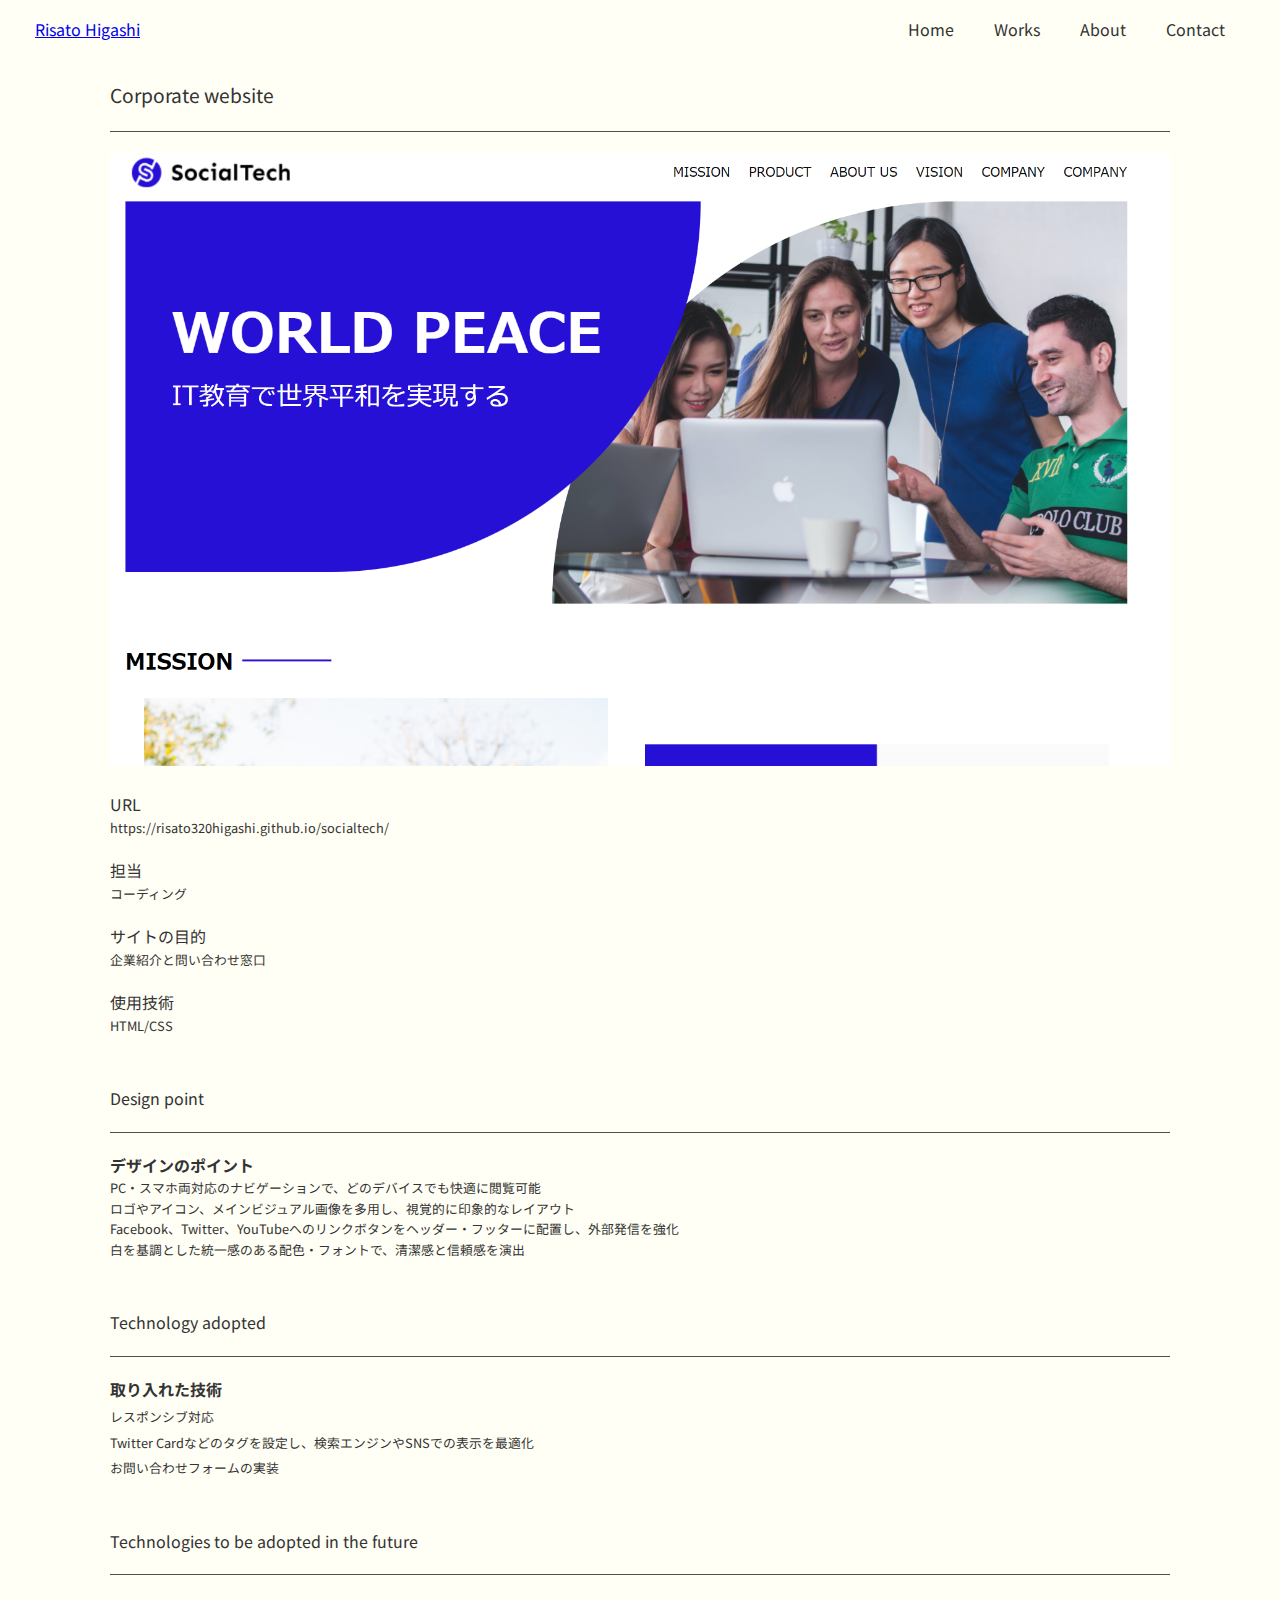
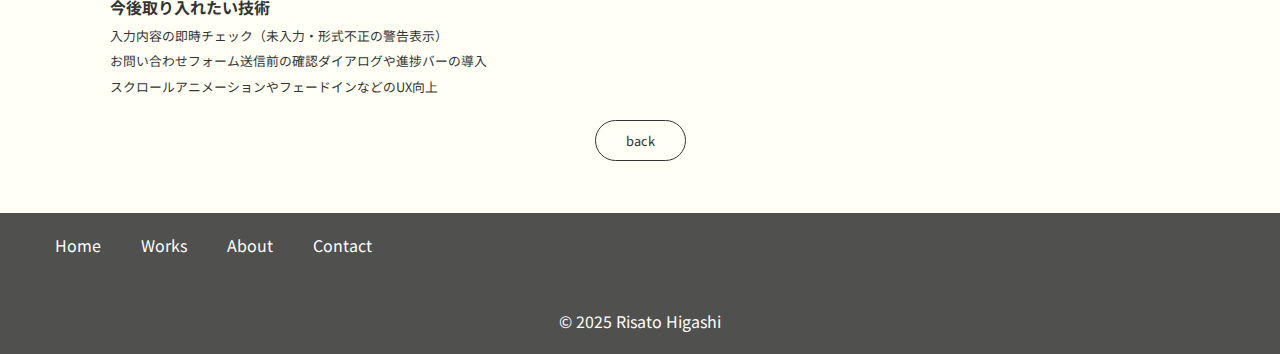
<file: works-1.html>
<!DOCTYPE html>
<html>
<head>
    <title>My Portfolio</title>
    <meta charset="UTF-8">
    <meta name="description" content="Welcome to my portfolio. Here you can find my projects and skills.">
    <meta name="viewport" content="width=device-width, initial-scale=1.0">
    <link rel="stylesheet" href="css/ress.css">
    <link rel="stylesheet" href="css/style.css">
    <link rel="preconnect" href="https://fonts.googleapis.com">
    <link rel="preconnect" href="https://fonts.gstatic.com" crossorigin>
    <link href="https://fonts.googleapis.com/css2?family=Gravitas+One&family=Josefin+Sans&family=Jost:ital,wght@0,100..900;1,100..900&family=Noto+Sans+JP&family=Noto+Sans:ital,wght@0,100..900;1,100..900&family=Playfair+Display:ital,wght@0,400..900;1,400..900&family=Roboto:ital,wght@0,100..900;1,100..900&family=Zen+Old+Mincho&display=swap" rel="stylesheet">
    <link rel="preconnect" href="https://fonts.googleapis.com">
    <link rel="preconnect" href="https://fonts.gstatic.com" crossorigin>
    <link href="https://fonts.googleapis.com/css2?family=Bodoni+Moda+SC:ital,opsz,wght@0,6..96,400..900;1,6..96,400..900&family=Bodoni+Moda:ital,opsz,wght@0,6..96,400..900;1,6..96,400..900&family=Gravitas+One&family=Josefin+Sans&family=Jost:ital,wght@0,100..900;1,100..900&family=Noto+Sans+JP&family=Noto+Sans:ital,wght@0,100..900;1,100..900&family=Playfair+Display:ital,wght@0,400..900;1,400..900&family=Roboto:ital,wght@0,100..900;1,100..900&family=Zen+Old+Mincho&display=swap" rel="stylesheet">
    <link rel="stylesheet" href="https://fonts.googleapis.com/css2?family=Material+Symbols+Outlined:opsz,wght,FILL,GRAD@20..48,100..700,0..1,-50..200&icon_names=mail" />
    <link rel="preconnect" href="https://fonts.googleapis.com">
    <link rel="preconnect" href="https://fonts.gstatic.com" crossorigin>
    <link href="https://fonts.googleapis.com/css2?family=Bodoni+Moda+SC:ital,opsz,wght@0,6..96,400..900;1,6..96,400..900&family=Bodoni+Moda:ital,opsz,wght@0,6..96,400..900;1,6..96,400..900&family=Gravitas+One&family=Josefin+Sans&family=Jost:ital,wght@0,100..900;1,100..900&family=Noto+Sans+JP&family=Noto+Sans:ital,wght@0,100..900;1,100..900&family=Playfair+Display+SC:ital,wght@0,400;0,700;0,900;1,400;1,700;1,900&family=Playfair+Display:ital,wght@0,400..900;1,400..900&family=Roboto:ital,wght@0,100..900;1,100..900&family=Zen+Old+Mincho&display=swap" rel="stylesheet">
</head>

<body>
  <header>
      <a href="index.html"><h1>Risato Higashi</h1></a>
      <div class="header-menu">
        <nav>
            <ul>
                <li><a href="index.html">Home</a></li>
                <li><a href="works.html">Works</a></li>
                <li><a href="about.html">About</a></li>
                <li><a href="index.html#contact">Contact</a></li>
            </ul>
        </nav>
      </div>
      <div id="hamburger" class="hamburger">
          <span class="bar"></span>
          <span class="bar"></span>
          <span class="bar"></span>
      </div>
      <nav id="nav-menu" class="nav-menu">
          <ul>
              <li><a href="index.html"><p>Home</p><span class="divider"></span></a></li>
              <li><a href="works.html">Works<span class="divider"></span></a></li>
              <li><a href="about.html">About<span class="divider"></span></a></li>
              <li><a href="index.html#contact">Contact<span class="divider"></span></a></li>
          </ul>
      </nav>
  </header>

    <main class="wrapper">
      <div class="article-body">
      <h1>Corporate website</h1>
        <p>
          <img src="img/work1.png" alt="コーポレイトサイトの画像">
        </p>
        <h3>URL</h3>
        <p><a href="https://risato320higashi.github.io/socialtech/" rel="noopener">https://risato320higashi.github.io/socialtech/</a></p>
        <h3>担当</h3>
        <p>コーディング</p>
        <h3>サイトの目的</h3>
        <p>企業紹介と問い合わせ窓口</p>
        <h3>使用技術</h3>
        <p>HTML/CSS</p>
        <h3 class="article-title">Design point</h3>
        <h4 class="works-detail">デザインのポイント</h4>
        <p>
          PC・スマホ両対応のナビゲーションで、どのデバイスでも快適に閲覧可能
        </p>
        <p>
          ロゴやアイコン、メインビジュアル画像を多用し、視覚的に印象的なレイアウト
        </p>
        <p>
          Facebook、Twitter、YouTubeへのリンクボタンをヘッダー・フッターに配置し、外部発信を強化
        </p>
        <p>
          白を基調とした統一感のある配色・フォントで、清潔感と信頼感を演出
        </p>
        <h3 class="article-title">Technology adopted</h3>
        <h4 class="works-detail">取り入れた技術</h4>
        <ul>
          <li>レスポンシブ対応</li>
          <li>Twitter Cardなどのタグを設定し、検索エンジンやSNSでの表示を最適化</li>
          <li>お問い合わせフォームの実装</li>
        </ul>
        <h3 class="article-title">Technologies to be adopted in the future</h3>
        <h4 class="works-detail">今後取り入れたい技術</h4>
        <ul>
          <li>入力内容の即時チェック（未入力・形式不正の警告表示）</li>
          <li>お問い合わせフォーム送信前の確認ダイアログや進捗バーの導入</li>
          <li>スクロールアニメーションやフェードインなどのUX向上</li>
        </ul>
     </div>
      <div class="button" id="back-button">
        <button>
        <a href="works.html">back</a>
        </button>
      </div>
    </main>

    <footer>
        <nav>
          <ul>
              <li><a href="index.html">Home</a></li>
              <li><a href="works.html">Works</a></li>
              <li><a href="about.html">About</a></li>
              <li><a href="index.html#contact">Contact</a></li>
          </ul>
        </nav>
        <p>&copy; 2025 Risato Higashi</p>
    </footer>
    <!-- body直前でjQueryと自作のJSファイルの読み込み  -->
    <script src="https://ajax.googleapis.com/ajax/libs/jquery/3.7.0/jquery.min.js"></script>
    <script src="js/script.js"></script>
</body>
</html>
</file>
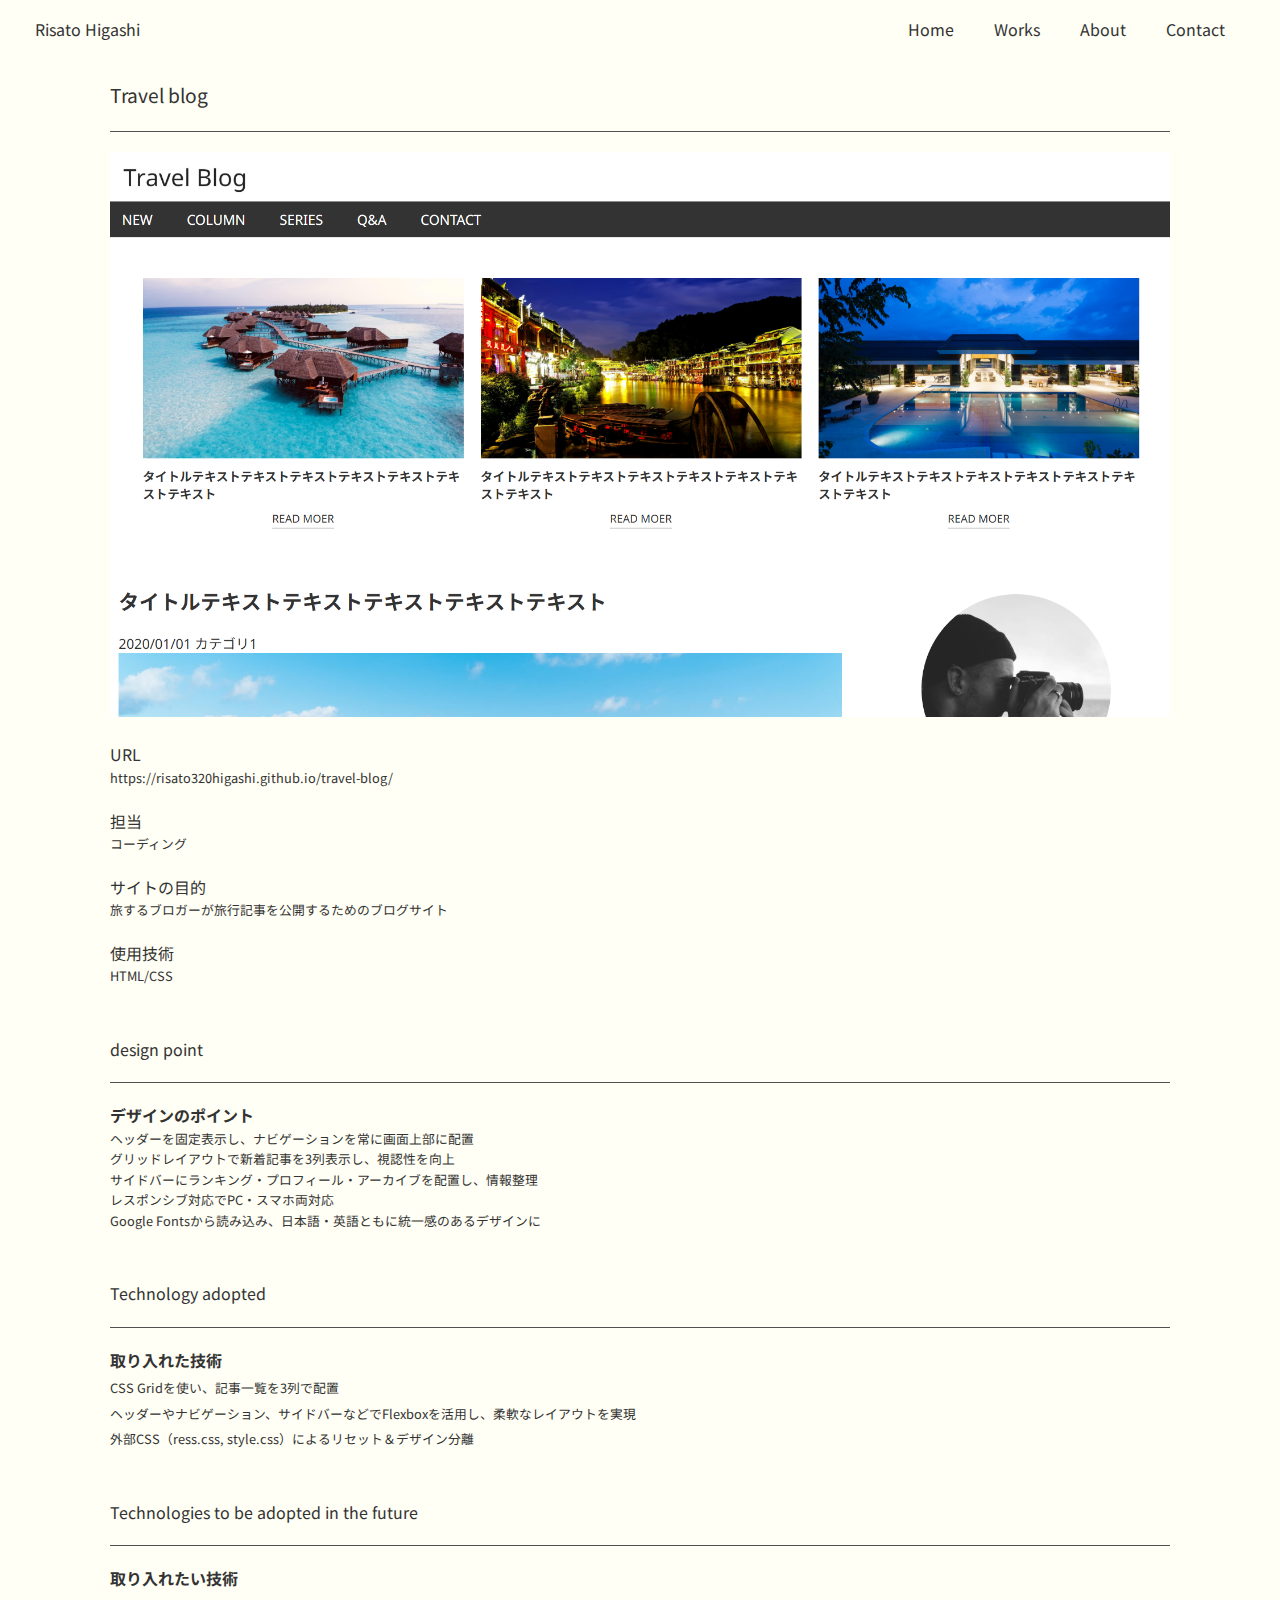
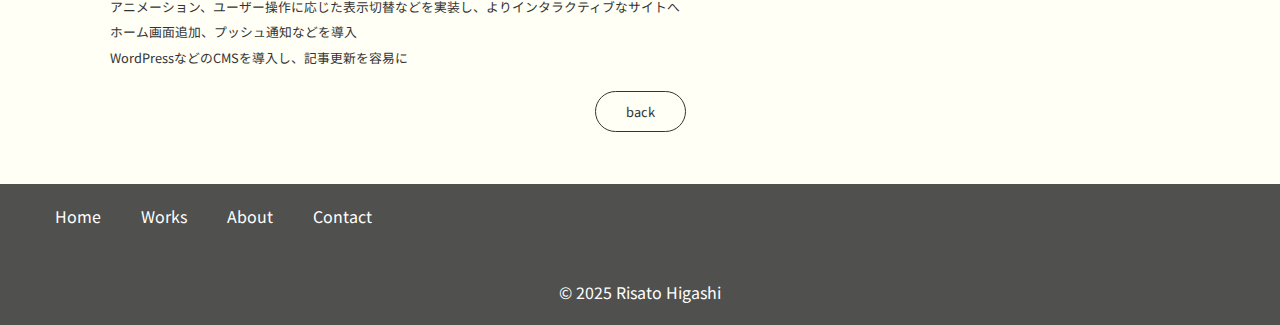
<file: works-2.html>
<!DOCTYPE html>
<html>
<head>
    <title>My Portfolio</title>
    <meta charset="UTF-8">
    <meta name="description" content="Welcome to my portfolio. Here you can find my projects and skills.">
    <meta name="viewport" content="width=device-width, initial-scale=1.0">
    <link rel="stylesheet" href="css/ress.css">
    <link rel="stylesheet" href="css/style.css">
    <link rel="preconnect" href="https://fonts.googleapis.com">
    <link rel="preconnect" href="https://fonts.gstatic.com" crossorigin>
    <link href="https://fonts.googleapis.com/css2?family=Gravitas+One&family=Josefin+Sans&family=Jost:ital,wght@0,100..900;1,100..900&family=Noto+Sans+JP&family=Noto+Sans:ital,wght@0,100..900;1,100..900&family=Playfair+Display:ital,wght@0,400..900;1,400..900&family=Roboto:ital,wght@0,100..900;1,100..900&family=Zen+Old+Mincho&display=swap" rel="stylesheet">
    <link rel="preconnect" href="https://fonts.googleapis.com">
    <link rel="preconnect" href="https://fonts.gstatic.com" crossorigin>
    <link href="https://fonts.googleapis.com/css2?family=Bodoni+Moda+SC:ital,opsz,wght@0,6..96,400..900;1,6..96,400..900&family=Bodoni+Moda:ital,opsz,wght@0,6..96,400..900;1,6..96,400..900&family=Gravitas+One&family=Josefin+Sans&family=Jost:ital,wght@0,100..900;1,100..900&family=Noto+Sans+JP&family=Noto+Sans:ital,wght@0,100..900;1,100..900&family=Playfair+Display:ital,wght@0,400..900;1,400..900&family=Roboto:ital,wght@0,100..900;1,100..900&family=Zen+Old+Mincho&display=swap" rel="stylesheet">
    <link rel="stylesheet" href="https://fonts.googleapis.com/css2?family=Material+Symbols+Outlined:opsz,wght,FILL,GRAD@20..48,100..700,0..1,-50..200&icon_names=mail" />
    <link rel="preconnect" href="https://fonts.googleapis.com">
    <link rel="preconnect" href="https://fonts.gstatic.com" crossorigin>
    <link href="https://fonts.googleapis.com/css2?family=Bodoni+Moda+SC:ital,opsz,wght@0,6..96,400..900;1,6..96,400..900&family=Bodoni+Moda:ital,opsz,wght@0,6..96,400..900;1,6..96,400..900&family=Gravitas+One&family=Josefin+Sans&family=Jost:ital,wght@0,100..900;1,100..900&family=Noto+Sans+JP&family=Noto+Sans:ital,wght@0,100..900;1,100..900&family=Playfair+Display+SC:ital,wght@0,400;0,700;0,900;1,400;1,700;1,900&family=Playfair+Display:ital,wght@0,400..900;1,400..900&family=Roboto:ital,wght@0,100..900;1,100..900&family=Zen+Old+Mincho&display=swap" rel="stylesheet">
</head>

<body>
  <header>
      <h1>Risato Higashi</h1>
      <div class="header-menu">
        <nav>
            <ul>
                <li><a href="index.html">Home</a></li>
                <li><a href="works.html">Works</a></li>
                <li><a href="about.html">About</a></li>
                <li><a href="index.html#contact">Contact</a></li>
            </ul>
        </nav>
      </div>
      <div id="hamburger" class="hamburger">
          <span class="bar"></span>
          <span class="bar"></span>
          <span class="bar"></span>
      </div>
      <nav id="nav-menu" class="nav-menu">
          <ul>
              <li><a href="index.html"><p>Home</p><span class="divider"></span></a></li>
              <li><a href="works.html">Works<span class="divider"></span></a></li>
              <li><a href="about.html">About<span class="divider"></span></a></li>
              <li><a href="index.html#contact">Contact<span class="divider"></span></a></li>
          </ul>
      </nav>
  </header>

    <main class="wrapper">
      <div class="article-body">
      <h1>Travel blog</h1>
        <p>
          <img src="img/work2.png" alt="旅行ブログの画像">
        </p>
        <h3>URL</h3>
        <p><a href="https://risato320higashi.github.io/travel-blog/" rel="noopener">https://risato320higashi.github.io/travel-blog/</a></p>
        <h3>担当</h3>
        <p>コーディング</p>
        <h3>サイトの目的</h3>
        <p>旅するブロガーが旅行記事を公開するためのブログサイト</p>
        <h3>使用技術</h3>
        <p>HTML/CSS</p>
        <h3 class="article-title">design point</h3>
        <h4>デザインのポイント</h4>
        <p>
          ヘッダーを固定表示し、ナビゲーションを常に画面上部に配置
        </p>
        <p>
          グリッドレイアウトで新着記事を3列表示し、視認性を向上
        </p>
        <p>
          サイドバーにランキング・プロフィール・アーカイブを配置し、情報整理
        </p>
        <p>
          レスポンシブ対応でPC・スマホ両対応
        </p>
        <p>
          Google Fontsから読み込み、日本語・英語ともに統一感のあるデザインに
        </p>
        <h3 class="article-title">Technology adopted</h3>
        <h4>取り入れた技術</h4>
        <ul>
          <li>CSS Gridを使い、記事一覧を3列で配置</li>
          <li>ヘッダーやナビゲーション、サイドバーなどでFlexboxを活用し、柔軟なレイアウトを実現</li>
          <li>外部CSS（ress.css, style.css）によるリセット＆デザイン分離</li>
        </ul>
        <h3 class="article-title">Technologies to be adopted in the future</h3>
        <h4>取り入れたい技術</h4>
        <ul>
          <li>アニメーション、ユーザー操作に応じた表示切替などを実装し、よりインタラクティブなサイトへ</li>
          <li>ホーム画面追加、プッシュ通知などを導入</li>
          <li>WordPressなどのCMSを導入し、記事更新を容易に</li>
        </ul>
     </div>
      <div class="button" id="back-button">
        <button>
        <a href="works.html">back</a>
        </button>
      </div>
    </main>

    <footer>
        <nav>
          <ul>
              <li><a href="index.html">Home</a></li>
              <li><a href="works.html">Works</a></li>
              <li><a href="about.html">About</a></li>
              <li><a href="index.html#contact">Contact</a></li>
          </ul>
        </nav>
        <p>&copy; 2025 Risato Higashi</p>
    </footer>
    <!-- body直前でjQueryと自作のJSファイルの読み込み  -->
    <script src="https://ajax.googleapis.com/ajax/libs/jquery/3.7.0/jquery.min.js"></script>
    <script src="js/script.js"></script>
</body>
</html>
</file>
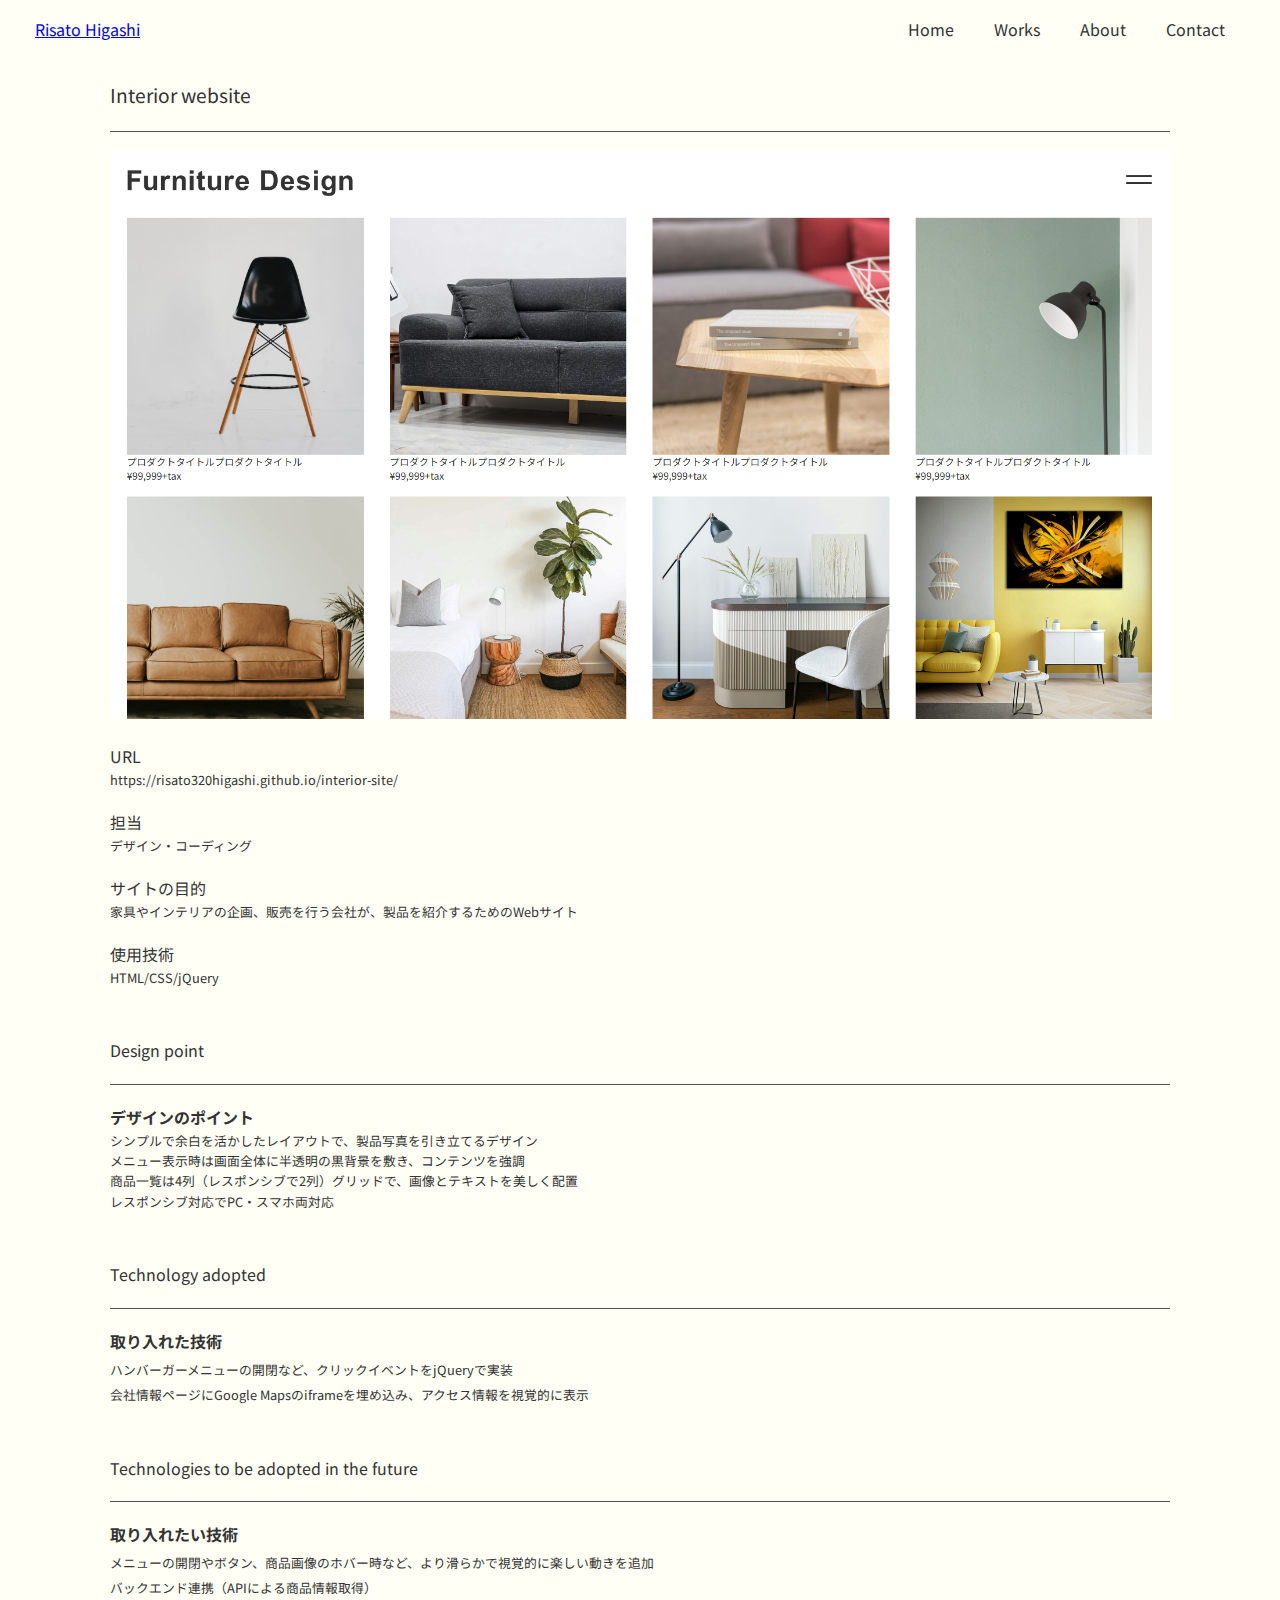
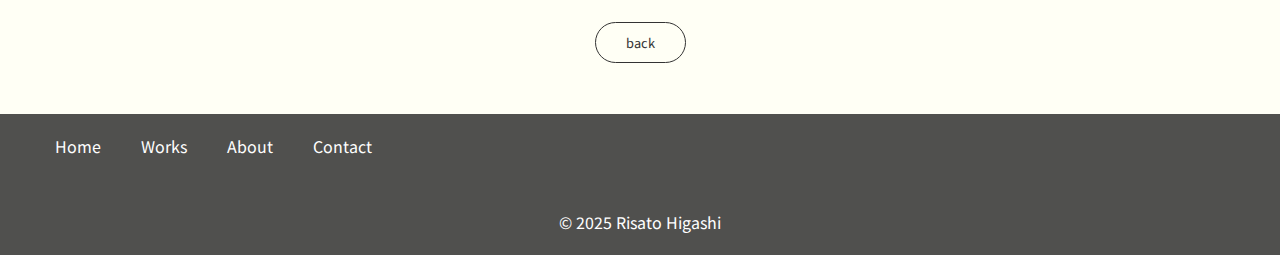
<file: works-3.html>
<!DOCTYPE html>
<html>
<head>
    <title>My Portfolio</title>
    <meta charset="UTF-8">
    <meta name="description" content="Welcome to my portfolio. Here you can find my projects and skills.">
    <meta name="viewport" content="width=device-width, initial-scale=1.0">
    <link rel="stylesheet" href="css/ress.css">
    <link rel="stylesheet" href="css/style.css">
    <link rel="preconnect" href="https://fonts.googleapis.com">
    <link rel="preconnect" href="https://fonts.gstatic.com" crossorigin>
    <link href="https://fonts.googleapis.com/css2?family=Gravitas+One&family=Josefin+Sans&family=Jost:ital,wght@0,100..900;1,100..900&family=Noto+Sans+JP&family=Noto+Sans:ital,wght@0,100..900;1,100..900&family=Playfair+Display:ital,wght@0,400..900;1,400..900&family=Roboto:ital,wght@0,100..900;1,100..900&family=Zen+Old+Mincho&display=swap" rel="stylesheet">
    <link rel="preconnect" href="https://fonts.googleapis.com">
    <link rel="preconnect" href="https://fonts.gstatic.com" crossorigin>
    <link href="https://fonts.googleapis.com/css2?family=Bodoni+Moda+SC:ital,opsz,wght@0,6..96,400..900;1,6..96,400..900&family=Bodoni+Moda:ital,opsz,wght@0,6..96,400..900;1,6..96,400..900&family=Gravitas+One&family=Josefin+Sans&family=Jost:ital,wght@0,100..900;1,100..900&family=Noto+Sans+JP&family=Noto+Sans:ital,wght@0,100..900;1,100..900&family=Playfair+Display:ital,wght@0,400..900;1,400..900&family=Roboto:ital,wght@0,100..900;1,100..900&family=Zen+Old+Mincho&display=swap" rel="stylesheet">
    <link rel="stylesheet" href="https://fonts.googleapis.com/css2?family=Material+Symbols+Outlined:opsz,wght,FILL,GRAD@20..48,100..700,0..1,-50..200&icon_names=mail" />
    <link rel="preconnect" href="https://fonts.googleapis.com">
    <link rel="preconnect" href="https://fonts.gstatic.com" crossorigin>
    <link href="https://fonts.googleapis.com/css2?family=Bodoni+Moda+SC:ital,opsz,wght@0,6..96,400..900;1,6..96,400..900&family=Bodoni+Moda:ital,opsz,wght@0,6..96,400..900;1,6..96,400..900&family=Gravitas+One&family=Josefin+Sans&family=Jost:ital,wght@0,100..900;1,100..900&family=Noto+Sans+JP&family=Noto+Sans:ital,wght@0,100..900;1,100..900&family=Playfair+Display+SC:ital,wght@0,400;0,700;0,900;1,400;1,700;1,900&family=Playfair+Display:ital,wght@0,400..900;1,400..900&family=Roboto:ital,wght@0,100..900;1,100..900&family=Zen+Old+Mincho&display=swap" rel="stylesheet">
</head>

<body>
  <header>
      <a href="index.html"><h1>Risato Higashi</h1></a>
      <div class="header-menu">
        <nav>
            <ul>
                <li><a href="index.html">Home</a></li>
                <li><a href="works.html">Works</a></li>
                <li><a href="about.html">About</a></li>
                <li><a href="index.html#contact">Contact</a></li>
            </ul>
        </nav>
      </div>
      <div id="hamburger" class="hamburger">
          <span class="bar"></span>
          <span class="bar"></span>
          <span class="bar"></span>
      </div>
      <nav id="nav-menu" class="nav-menu">
          <ul>
              <li><a href="index.html"><p>Home</p><span class="divider"></span></a></li>
              <li><a href="works.html">Works<span class="divider"></span></a></li>
              <li><a href="about.html">About<span class="divider"></span></a></li>
              <li><a href="index.html#contact">Contact<span class="divider"></span></a></li>
          </ul>
      </nav>
  </header>

    <main class="wrapper">
      <div class="article-body">
      <h1>Interior website</h1>
        <p>
          <img src="img/work3.png" alt="インテリアサイトの画像">
        </p>
        <h3>URL</h3>
        <p><a href="https://risato320higashi.github.io/interior-site/" rel="noopener">https://risato320higashi.github.io/interior-site/</a></p>
        <h3>担当</h3>
        <p>デザイン・コーディング</p>
        <h3>サイトの目的</h3>
        <p>家具やインテリアの企画、販売を行う会社が、製品を紹介するためのWebサイト</p>
        <h3>使用技術</h3>
        <p>HTML/CSS/jQuery</p>
        <h3 class="article-title">Design point</h3>
        <h4 class="works-detail">デザインのポイント</h4>
        <p>
          シンプルで余白を活かしたレイアウトで、製品写真を引き立てるデザイン
        </p>
        <p>
          メニュー表示時は画面全体に半透明の黒背景を敷き、コンテンツを強調
        </p>
        <p>
          商品一覧は4列（レスポンシブで2列）グリッドで、画像とテキストを美しく配置
        </p>
        <p>
          レスポンシブ対応でPC・スマホ両対応
        </p>
        <h3 class="article-title">Technology adopted</h3>
        <h4 class="works-detail">取り入れた技術</h4>
        <ul>
          <li>ハンバーガーメニューの開閉など、クリックイベントをjQueryで実装</li>
          <li>会社情報ページにGoogle Mapsのiframeを埋め込み、アクセス情報を視覚的に表示</li>
        </ul>
        <h3 class="article-title">Technologies to be adopted in the future</h3>
        <h4 class="works-detail">取り入れたい技術</h4>
        <ul>
          <li>メニューの開閉やボタン、商品画像のホバー時など、より滑らかで視覚的に楽しい動きを追加</li>
          <li>バックエンド連携（APIによる商品情報取得）</li>
        </ul>
     </div>
      <div class="button" id="back-button">
        <button>
        <a href="works.html">back</a>
        </button>
      </div>
    </main>

    <footer>
        <nav>
          <ul>
              <li><a href="index.html">Home</a></li>
              <li><a href="works.html">Works</a></li>
              <li><a href="about.html">About</a></li>
              <li><a href="index.html#contact">Contact</a></li>
          </ul>
        </nav>
        <p>&copy; 2025 Risato Higashi</p>
    </footer>
    <!-- body直前でjQueryと自作のJSファイルの読み込み  -->
    <script src="https://ajax.googleapis.com/ajax/libs/jquery/3.7.0/jquery.min.js"></script>
    <script src="js/script.js"></script>
</body>
</html>
</file>
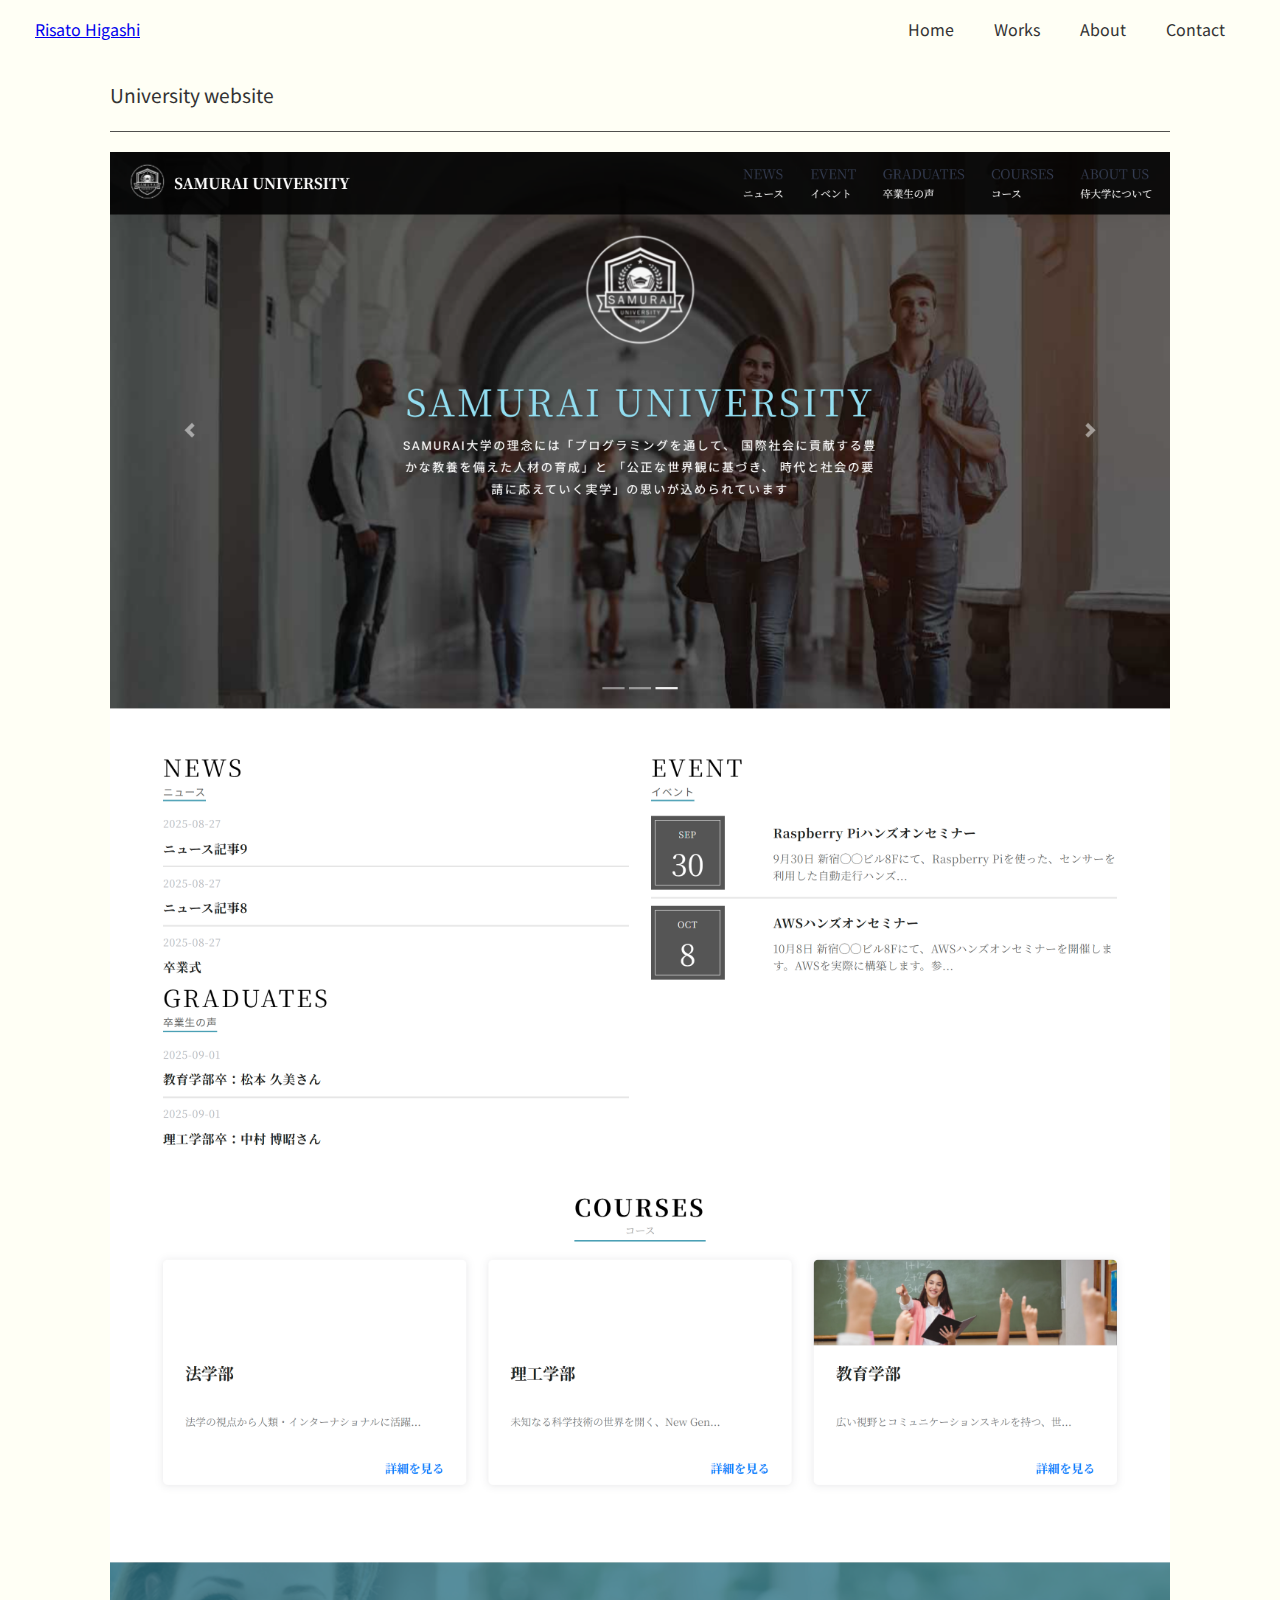
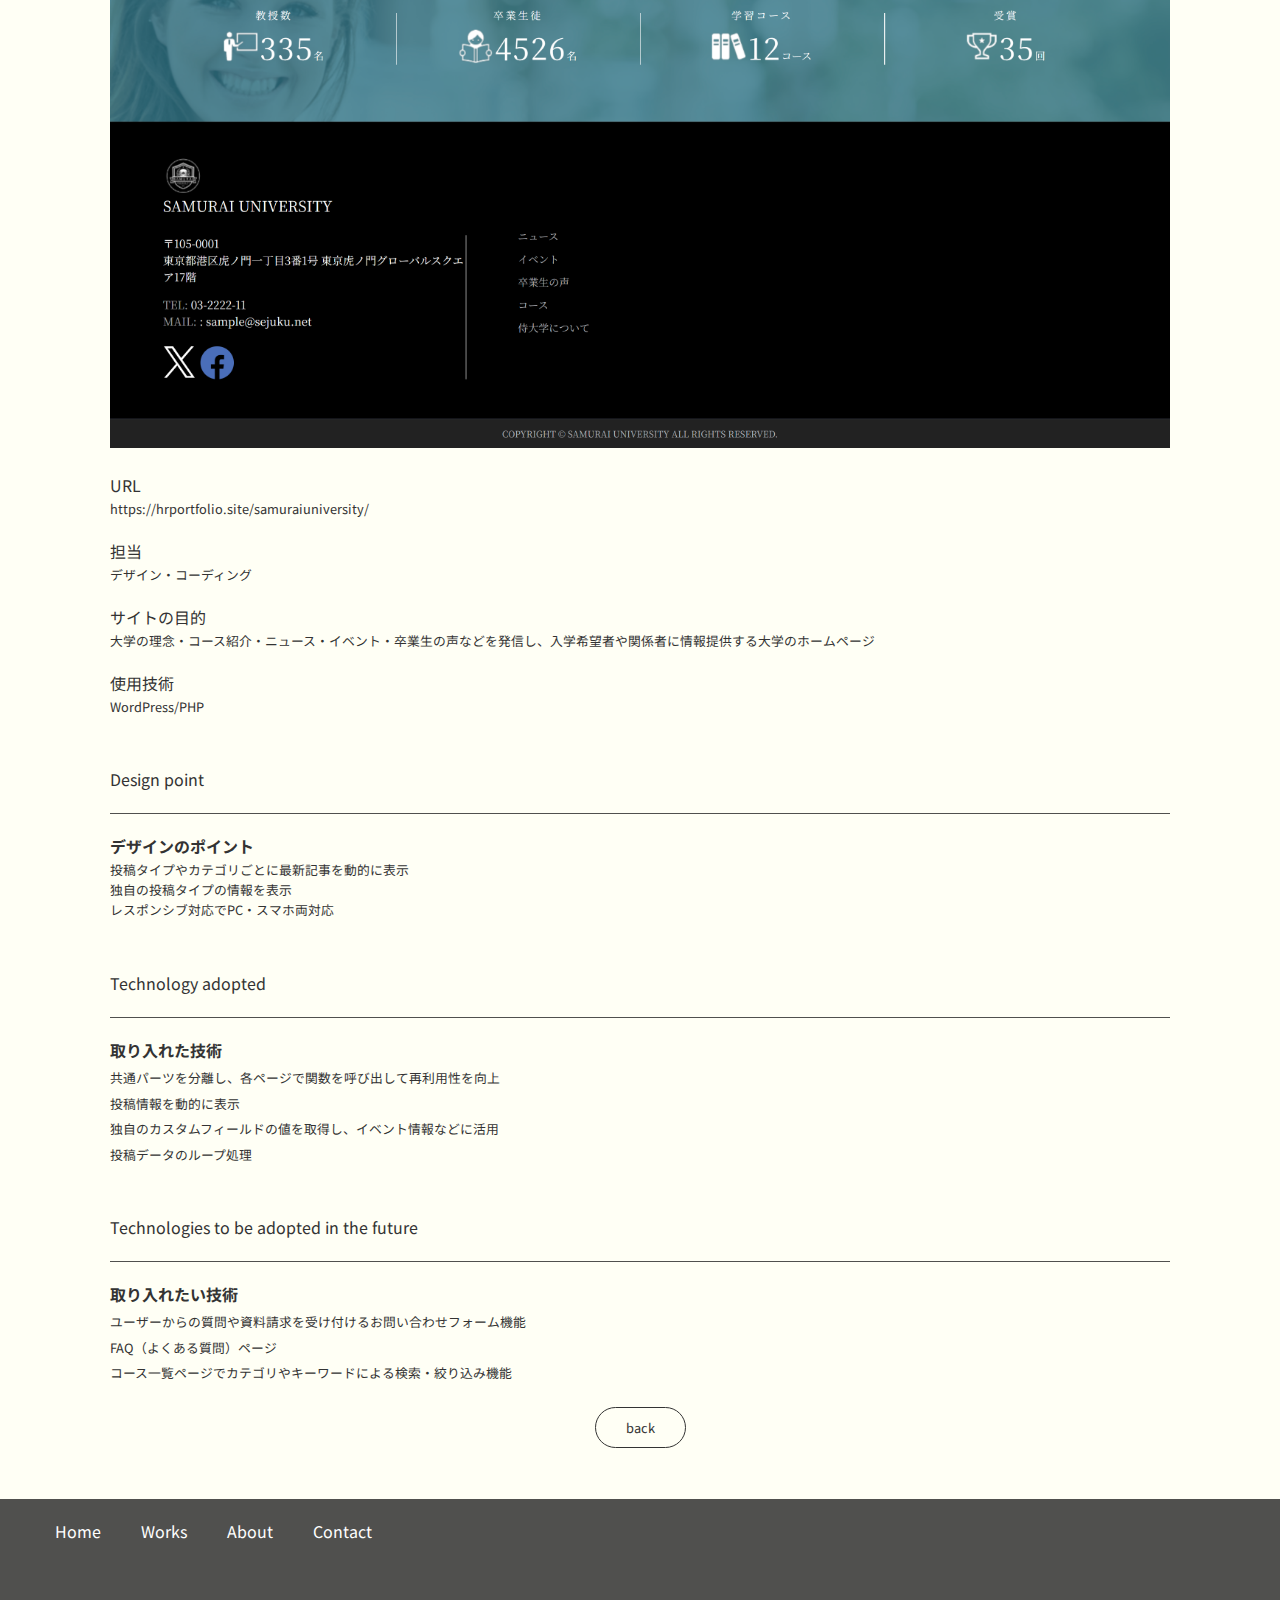
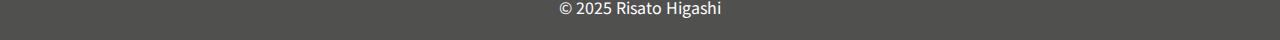
<file: works-4.html>
<!DOCTYPE html>
<html>
<head>
    <title>My Portfolio</title>
    <meta charset="UTF-8">
    <meta name="description" content="Welcome to my portfolio. Here you can find my projects and skills.">
    <meta name="viewport" content="width=device-width, initial-scale=1.0">
    <link rel="stylesheet" href="css/ress.css">
    <link rel="stylesheet" href="css/style.css">
    <link rel="preconnect" href="https://fonts.googleapis.com">
    <link rel="preconnect" href="https://fonts.gstatic.com" crossorigin>
    <link href="https://fonts.googleapis.com/css2?family=Gravitas+One&family=Josefin+Sans&family=Jost:ital,wght@0,100..900;1,100..900&family=Noto+Sans+JP&family=Noto+Sans:ital,wght@0,100..900;1,100..900&family=Playfair+Display:ital,wght@0,400..900;1,400..900&family=Roboto:ital,wght@0,100..900;1,100..900&family=Zen+Old+Mincho&display=swap" rel="stylesheet">
    <link rel="preconnect" href="https://fonts.googleapis.com">
    <link rel="preconnect" href="https://fonts.gstatic.com" crossorigin>
    <link href="https://fonts.googleapis.com/css2?family=Bodoni+Moda+SC:ital,opsz,wght@0,6..96,400..900;1,6..96,400..900&family=Bodoni+Moda:ital,opsz,wght@0,6..96,400..900;1,6..96,400..900&family=Gravitas+One&family=Josefin+Sans&family=Jost:ital,wght@0,100..900;1,100..900&family=Noto+Sans+JP&family=Noto+Sans:ital,wght@0,100..900;1,100..900&family=Playfair+Display:ital,wght@0,400..900;1,400..900&family=Roboto:ital,wght@0,100..900;1,100..900&family=Zen+Old+Mincho&display=swap" rel="stylesheet">
    <link rel="stylesheet" href="https://fonts.googleapis.com/css2?family=Material+Symbols+Outlined:opsz,wght,FILL,GRAD@20..48,100..700,0..1,-50..200&icon_names=mail" />
    <link rel="preconnect" href="https://fonts.googleapis.com">
    <link rel="preconnect" href="https://fonts.gstatic.com" crossorigin>
    <link href="https://fonts.googleapis.com/css2?family=Bodoni+Moda+SC:ital,opsz,wght@0,6..96,400..900;1,6..96,400..900&family=Bodoni+Moda:ital,opsz,wght@0,6..96,400..900;1,6..96,400..900&family=Gravitas+One&family=Josefin+Sans&family=Jost:ital,wght@0,100..900;1,100..900&family=Noto+Sans+JP&family=Noto+Sans:ital,wght@0,100..900;1,100..900&family=Playfair+Display+SC:ital,wght@0,400;0,700;0,900;1,400;1,700;1,900&family=Playfair+Display:ital,wght@0,400..900;1,400..900&family=Roboto:ital,wght@0,100..900;1,100..900&family=Zen+Old+Mincho&display=swap" rel="stylesheet">
</head>

<body>
  <header>
      <a href="index.html"><h1>Risato Higashi</h1></a>
      <div class="header-menu">
        <nav>
            <ul>
                <li><a href="index.html">Home</a></li>
                <li><a href="works.html">Works</a></li>
                <li><a href="about.html">About</a></li>
                <li><a href="index.html#contact">Contact</a></li>
            </ul>
        </nav>
      </div>
      <div id="hamburger" class="hamburger">
          <span class="bar"></span>
          <span class="bar"></span>
          <span class="bar"></span>
      </div>
      <nav id="nav-menu" class="nav-menu">
          <ul>
              <li><a href="index.html"><p>Home</p><span class="divider"></span></a></li>
              <li><a href="works.html">Works<span class="divider"></span></a></li>
              <li><a href="about.html">About<span class="divider"></span></a></li>
              <li><a href="index.html#contact">Contact<span class="divider"></span></a></li>
          </ul>
      </nav>
  </header>

    <main class="wrapper">
      <div class="article-body">
      <h1>University website</h1>
        <p>
          <img src="img/work4.png" alt="大学HPの画像">
        </p>
        <h3>URL</h3>
        <p><a href="https://hrportfolio.site/samuraiuniversity/" rel="noopener">https://hrportfolio.site/samuraiuniversity/</a></p>
        <h3>担当</h3>
        <p>デザイン・コーディング</p>
        <h3>サイトの目的</h3>
        <p>大学の理念・コース紹介・ニュース・イベント・卒業生の声などを発信し、入学希望者や関係者に情報提供する大学のホームページ</p>
        <h3>使用技術</h3>
        <p>WordPress/PHP</p>
        <h3 class="article-title">Design point</h3>
        <h4 class="works-detail">デザインのポイント</h4>
        <p>
          投稿タイプやカテゴリごとに最新記事を動的に表示
        </p>
        <p>
          独自の投稿タイプの情報を表示
        </p>
        <p>
          レスポンシブ対応でPC・スマホ両対応
        </p>
        <h3 class="article-title">Technology adopted</h3>
        <h4 class="works-detail">取り入れた技術</h4>
        <ul>
          <li>共通パーツを分離し、各ページで関数を呼び出して再利用性を向上</li>
          <li>投稿情報を動的に表示</li>
          <li>独自のカスタムフィールドの値を取得し、イベント情報などに活用</li>
          <li>投稿データのループ処理</li>
        </ul>
        <h3 class="article-title">Technologies to be adopted in the future</h3>
        <h4 class="works-detail">取り入れたい技術</h4>
        <ul>
          <li>ユーザーからの質問や資料請求を受け付けるお問い合わせフォーム機能</li>
          <li>FAQ（よくある質問）ページ</li>
          <li>コース一覧ページでカテゴリやキーワードによる検索・絞り込み機能</li>
        </ul>
     </div>
      <div class="button" id="back-button">
        <button>
        <a href="works.html">back</a>
        </button>
      </div>
    </main>

    <footer>
        <nav>
          <ul>
              <li><a href="index.html">Home</a></li>
              <li><a href="works.html">Works</a></li>
              <li><a href="about.html">About</a></li>
              <li><a href="index.html#contact">Contact</a></li>
          </ul>
        </nav>
        <p>&copy; 2025 Risato Higashi</p>
    </footer>
    <!-- body直前でjQueryと自作のJSファイルの読み込み  -->
    <script src="https://ajax.googleapis.com/ajax/libs/jquery/3.7.0/jquery.min.js"></script>
    <script src="js/script.js"></script>
</body>
</html>
</file>
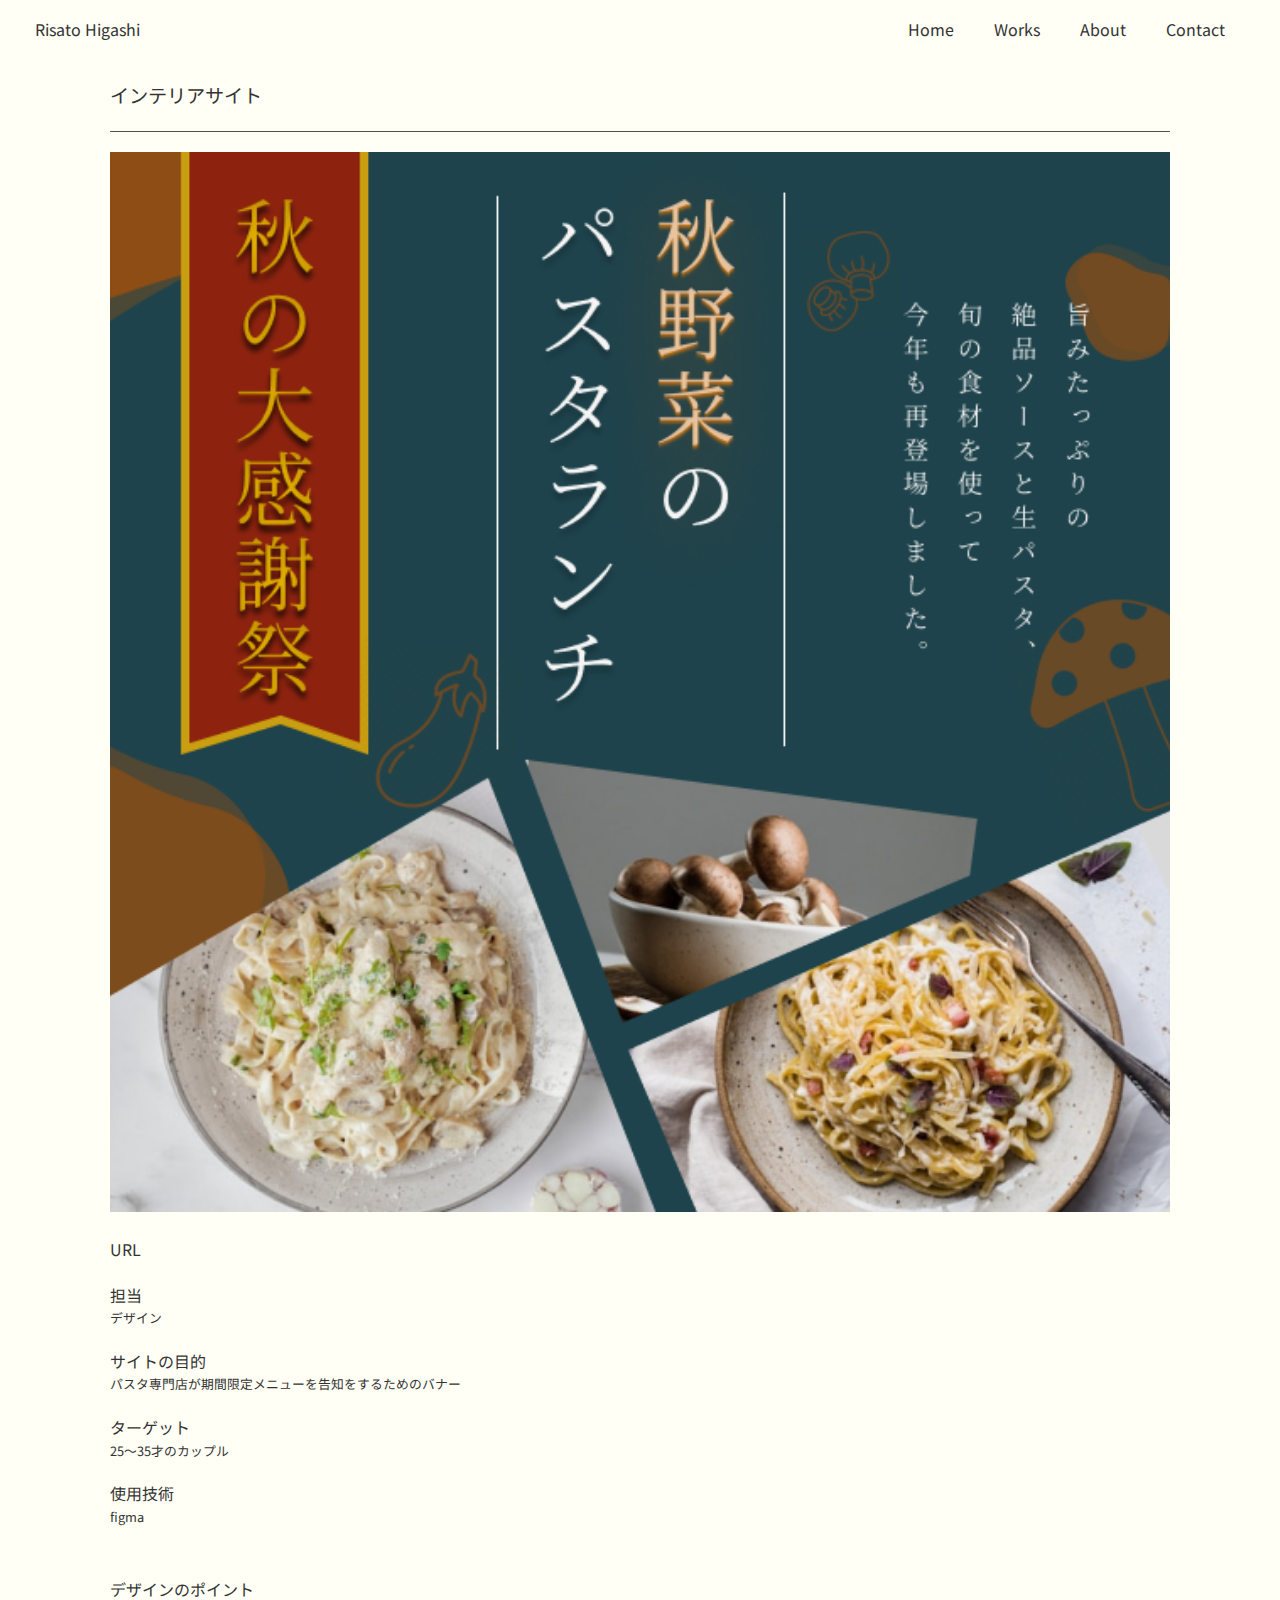
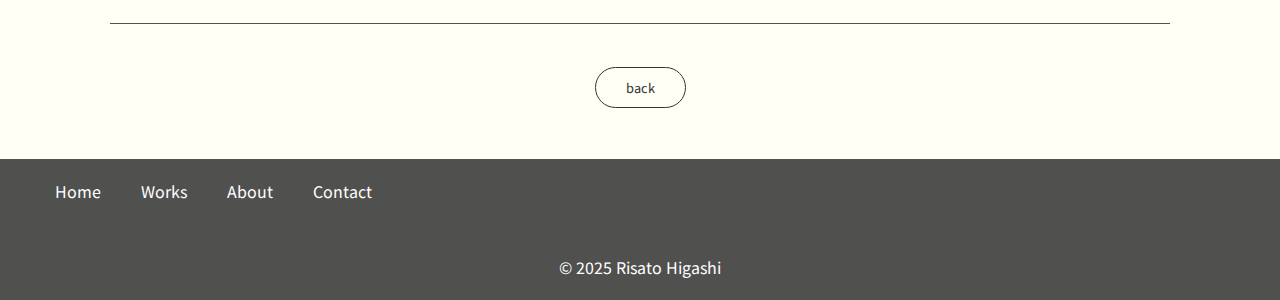
<file: works-5.html>
<!DOCTYPE html>
<html>
<head>
    <title>My Portfolio</title>
    <meta charset="UTF-8">
    <meta name="description" content="Welcome to my portfolio. Here you can find my projects and skills.">
    <meta name="viewport" content="width=device-width, initial-scale=1.0">
    <link rel="stylesheet" href="css/ress.css">
    <link rel="stylesheet" href="css/style.css">
    <link rel="preconnect" href="https://fonts.googleapis.com">
    <link rel="preconnect" href="https://fonts.gstatic.com" crossorigin>
    <link href="https://fonts.googleapis.com/css2?family=Gravitas+One&family=Josefin+Sans&family=Jost:ital,wght@0,100..900;1,100..900&family=Noto+Sans+JP&family=Noto+Sans:ital,wght@0,100..900;1,100..900&family=Playfair+Display:ital,wght@0,400..900;1,400..900&family=Roboto:ital,wght@0,100..900;1,100..900&family=Zen+Old+Mincho&display=swap" rel="stylesheet">
    <link rel="preconnect" href="https://fonts.googleapis.com">
    <link rel="preconnect" href="https://fonts.gstatic.com" crossorigin>
    <link href="https://fonts.googleapis.com/css2?family=Bodoni+Moda+SC:ital,opsz,wght@0,6..96,400..900;1,6..96,400..900&family=Bodoni+Moda:ital,opsz,wght@0,6..96,400..900;1,6..96,400..900&family=Gravitas+One&family=Josefin+Sans&family=Jost:ital,wght@0,100..900;1,100..900&family=Noto+Sans+JP&family=Noto+Sans:ital,wght@0,100..900;1,100..900&family=Playfair+Display:ital,wght@0,400..900;1,400..900&family=Roboto:ital,wght@0,100..900;1,100..900&family=Zen+Old+Mincho&display=swap" rel="stylesheet">
    <link rel="stylesheet" href="https://fonts.googleapis.com/css2?family=Material+Symbols+Outlined:opsz,wght,FILL,GRAD@20..48,100..700,0..1,-50..200&icon_names=mail" />
    <link rel="preconnect" href="https://fonts.googleapis.com">
    <link rel="preconnect" href="https://fonts.gstatic.com" crossorigin>
    <link href="https://fonts.googleapis.com/css2?family=Bodoni+Moda+SC:ital,opsz,wght@0,6..96,400..900;1,6..96,400..900&family=Bodoni+Moda:ital,opsz,wght@0,6..96,400..900;1,6..96,400..900&family=Gravitas+One&family=Josefin+Sans&family=Jost:ital,wght@0,100..900;1,100..900&family=Noto+Sans+JP&family=Noto+Sans:ital,wght@0,100..900;1,100..900&family=Playfair+Display+SC:ital,wght@0,400;0,700;0,900;1,400;1,700;1,900&family=Playfair+Display:ital,wght@0,400..900;1,400..900&family=Roboto:ital,wght@0,100..900;1,100..900&family=Zen+Old+Mincho&display=swap" rel="stylesheet">
</head>

<body>
  <header>
      <h1>Risato Higashi</h1>
      <div class="header-menu">
        <nav>
            <ul>
                <li><a href="index.html">Home</a></li>
                <li><a href="works.html">Works</a></li>
                <li><a href="about.html">About</a></li>
                <li><a href="index.html#contact">Contact</a></li>
            </ul>
        </nav>
      </div>
      <div id="hamburger" class="hamburger">
          <span class="bar"></span>
          <span class="bar"></span>
          <span class="bar"></span>
      </div>
      <nav id="nav-menu" class="nav-menu">
          <ul>
              <li><a href="index.html"><p>Home</p><span class="divider"></span></a></li>
              <li><a href="works.html">Works<span class="divider"></span></a></li>
              <li><a href="about.html">About<span class="divider"></span></a></li>
              <li><a href="index.html#contact">Contact<span class="divider"></span></a></li>
          </ul>
      </nav>
  </header>

    <main class="wrapper">
      <div class="article-body">
      <h1>インテリアサイト</h1>
        <p>
          <img src="img/work5.png" alt="パスタ専門店の画像">
        </p>
        <h3>URL</h3>
        <h3>担当</h3>
        <p>デザイン</p>
        <h3>サイトの目的</h3>
        <p>パスタ専門店が期間限定メニューを告知をするためのバナー</p>
        <h3>ターゲット</h3>
        <p>25〜35才のカップル</p>
        <h3>使用技術</h3>
        <p>figma</p>
        <h3 class="article-title">デザインのポイント</h3>
        <p>
          
        </p>
        <p>
          
        </p>
        <p>
          
        </p>
        <p>
          
        </p>
     </div>
      <div class="button" id="back-button">
        <button>
        <a href="works.html">back</a>
        </button>
      </div>
    </main>

    <footer>
        <nav>
          <ul>
              <li><a href="index.html">Home</a></li>
              <li><a href="works.html">Works</a></li>
              <li><a href="about.html">About</a></li>
              <li><a href="index.html#contact">Contact</a></li>
          </ul>
        </nav>
        <p>&copy; 2025 Risato Higashi</p>
    </footer>
    <!-- body直前でjQueryと自作のJSファイルの読み込み  -->
    <script src="https://ajax.googleapis.com/ajax/libs/jquery/3.7.0/jquery.min.js"></script>
    <script src="js/script.js"></script>
</body>
</html>
</file>
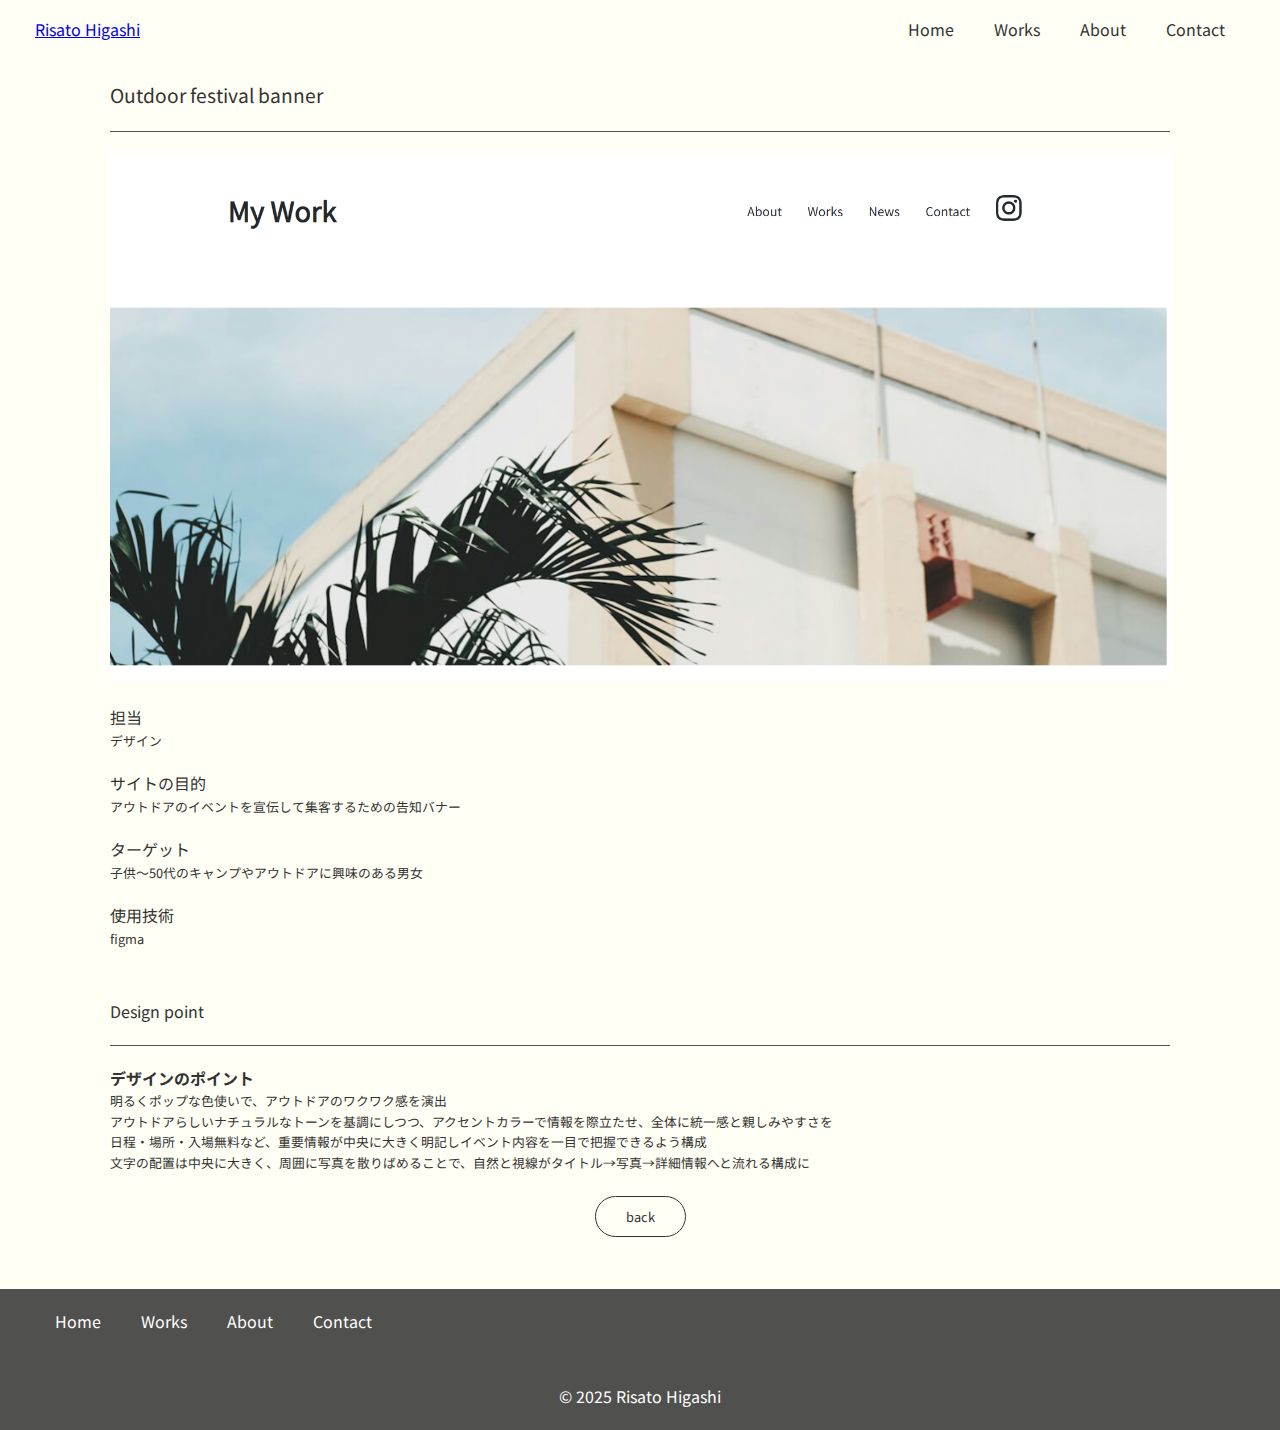
<file: works-6.html>
<!DOCTYPE html>
<html>
<head>
    <title>My Portfolio</title>
    <meta charset="UTF-8">
    <meta name="description" content="Welcome to my portfolio. Here you can find my projects and skills.">
    <meta name="viewport" content="width=device-width, initial-scale=1.0">
    <link rel="stylesheet" href="css/ress.css">
    <link rel="stylesheet" href="css/style.css">
    <link rel="preconnect" href="https://fonts.googleapis.com">
    <link rel="preconnect" href="https://fonts.gstatic.com" crossorigin>
    <link href="https://fonts.googleapis.com/css2?family=Gravitas+One&family=Josefin+Sans&family=Jost:ital,wght@0,100..900;1,100..900&family=Noto+Sans+JP&family=Noto+Sans:ital,wght@0,100..900;1,100..900&family=Playfair+Display:ital,wght@0,400..900;1,400..900&family=Roboto:ital,wght@0,100..900;1,100..900&family=Zen+Old+Mincho&display=swap" rel="stylesheet">
    <link rel="preconnect" href="https://fonts.googleapis.com">
    <link rel="preconnect" href="https://fonts.gstatic.com" crossorigin>
    <link href="https://fonts.googleapis.com/css2?family=Bodoni+Moda+SC:ital,opsz,wght@0,6..96,400..900;1,6..96,400..900&family=Bodoni+Moda:ital,opsz,wght@0,6..96,400..900;1,6..96,400..900&family=Gravitas+One&family=Josefin+Sans&family=Jost:ital,wght@0,100..900;1,100..900&family=Noto+Sans+JP&family=Noto+Sans:ital,wght@0,100..900;1,100..900&family=Playfair+Display:ital,wght@0,400..900;1,400..900&family=Roboto:ital,wght@0,100..900;1,100..900&family=Zen+Old+Mincho&display=swap" rel="stylesheet">
    <link rel="stylesheet" href="https://fonts.googleapis.com/css2?family=Material+Symbols+Outlined:opsz,wght,FILL,GRAD@20..48,100..700,0..1,-50..200&icon_names=mail" />
    <link rel="preconnect" href="https://fonts.googleapis.com">
    <link rel="preconnect" href="https://fonts.gstatic.com" crossorigin>
    <link href="https://fonts.googleapis.com/css2?family=Bodoni+Moda+SC:ital,opsz,wght@0,6..96,400..900;1,6..96,400..900&family=Bodoni+Moda:ital,opsz,wght@0,6..96,400..900;1,6..96,400..900&family=Gravitas+One&family=Josefin+Sans&family=Jost:ital,wght@0,100..900;1,100..900&family=Noto+Sans+JP&family=Noto+Sans:ital,wght@0,100..900;1,100..900&family=Playfair+Display+SC:ital,wght@0,400;0,700;0,900;1,400;1,700;1,900&family=Playfair+Display:ital,wght@0,400..900;1,400..900&family=Roboto:ital,wght@0,100..900;1,100..900&family=Zen+Old+Mincho&display=swap" rel="stylesheet">
</head>

<body>
  <header>
      <a href="index.html"><h1>Risato Higashi</h1></a>
      <div class="header-menu">
        <nav>
            <ul>
                <li><a href="index.html">Home</a></li>
                <li><a href="works.html">Works</a></li>
                <li><a href="about.html">About</a></li>
                <li><a href="index.html#contact">Contact</a></li>
            </ul>
        </nav>
      </div>
      <div id="hamburger" class="hamburger">
          <span class="bar"></span>
          <span class="bar"></span>
          <span class="bar"></span>
      </div>
      <nav id="nav-menu" class="nav-menu">
          <ul>
              <li><a href="index.html"><p>Home</p><span class="divider"></span></a></li>
              <li><a href="works.html">Works<span class="divider"></span></a></li>
              <li><a href="about.html">About<span class="divider"></span></a></li>
              <li><a href="index.html#contact">Contact<span class="divider"></span></a></li>
          </ul>
      </nav>
  </header>

    <main class="wrapper">
      <div class="article-body">
      <h1>Outdoor festival banner</h1>
        <p>
          <img src="img/work6.png" alt="アウトドアフェスティバルの画像">
        </p>
        <h3>担当</h3>
        <p>デザイン</p>
        <h3>サイトの目的</h3>
        <p>アウトドアのイベントを宣伝して集客するための告知バナー</p>
        <h3>ターゲット</h3>
        <p>子供〜50代のキャンプやアウトドアに興味のある男女</p>
        <h3>使用技術</h3>
        <p>figma</p>
        <h3 class="article-title">Design point</h3>
        <h4>デザインのポイント</h4>
        <p>
          明るくポップな色使いで、アウトドアのワクワク感を演出
        </p>
        <p>
          アウトドアらしいナチュラルなトーンを基調にしつつ、アクセントカラーで情報を際立たせ、全体に統一感と親しみやすさを
        </p>
        <p>
          日程・場所・入場無料など、重要情報が中央に大きく明記しイベント内容を一目で把握できるよう構成
        </p>
        <p>
          文字の配置は中央に大きく、周囲に写真を散りばめることで、自然と視線がタイトル→写真→詳細情報へと流れる構成に
        </p>
     </div>
      <div class="button" id="back-button">
        <button>
        <a href="works.html">back</a>
        </button>
      </div>
    </main>

    <footer>
        <nav>
          <ul>
              <li><a href="index.html">Home</a></li>
              <li><a href="works.html">Works</a></li>
              <li><a href="about.html">About</a></li>
              <li><a href="index.html#contact">Contact</a></li>
          </ul>
        </nav>
        <p>&copy; 2025 Risato Higashi</p>
    </footer>
    <!-- body直前でjQueryと自作のJSファイルの読み込み  -->
    <script src="https://ajax.googleapis.com/ajax/libs/jquery/3.7.0/jquery.min.js"></script>
    <script src="js/script.js"></script>
</body>
</html>
</file>
<file: css/ress.css>
/* resset.dev • v5.0.2 */

/* # =================================================================
   # Global selectors
   # ================================================================= */

html {
  box-sizing: border-box;
  -webkit-text-size-adjust: 100%; /* Prevent adjustments of font size after orientation changes in iOS */
  word-break: normal;
  -moz-tab-size: 4;
  tab-size: 4;
}

*,
::before,
::after {
  background-repeat: no-repeat; /* Set `background-repeat: no-repeat` to all elements and pseudo elements */
  box-sizing: inherit;
}

::before,
::after {
  text-decoration: inherit; /* Inherit text-decoration and vertical align to ::before and ::after pseudo elements */
  vertical-align: inherit;
}

* {
  padding: 0; /* Reset `padding` and `margin` of all elements */
  margin: 0;
}

/* # =================================================================
   # General elements
   # ================================================================= */

hr {
  overflow: visible; /* Show the overflow in Edge and IE */
  height: 0; /* Add the correct box sizing in Firefox */
  color: inherit; /* Correct border color in Firefox. */
}

details,
main {
  display: block; /* Render the `main` element consistently in IE. */
}

summary {
  display: list-item; /* Add the correct display in all browsers */
}

small {
  font-size: 80%; /* Set font-size to 80% in `small` elements */
}

[hidden] {
  display: none; /* Add the correct display in IE */
}

abbr[title] {
  border-bottom: none; /* Remove the bottom border in Chrome 57 */
  /* Add the correct text decoration in Chrome, Edge, IE, Opera, and Safari */
  text-decoration: underline;
  text-decoration: underline dotted;
}

a {
  background-color: transparent; /* Remove the gray background on active links in IE 10 */
}

a:active,
a:hover {
  outline-width: 0; /* Remove the outline when hovering in all browsers */
}

code,
kbd,
pre,
samp {
  font-family: monospace, monospace; /* Specify the font family of code elements */
}

pre {
  font-size: 1em; /* Correct the odd `em` font sizing in all browsers */
}

b,
strong {
  font-weight: bolder; /* Add the correct font weight in Chrome, Edge, and Safari */
}

/* https://gist.github.com/unruthless/413930 */
sub,
sup {
  font-size: 75%;
  line-height: 0;
  position: relative;
  vertical-align: baseline;
}

sub {
  bottom: -0.25em;
}

sup {
  top: -0.5em;
}

table {
  border-color: inherit; /* Correct border color in all Chrome, Edge, and Safari. */
  text-indent: 0; /* Remove text indentation in Chrome, Edge, and Safari */
}

iframe {
  border-style: none;
}

/* # =================================================================
   # Forms
   # ================================================================= */

input {
  border-radius: 0;
}

[type='number']::-webkit-inner-spin-button,
[type='number']::-webkit-outer-spin-button {
  height: auto; /* Correct the cursor style of increment and decrement buttons in Chrome */
}

[type='search'] {
  -webkit-appearance: textfield; /* Correct the odd appearance in Chrome and Safari */
  outline-offset: -2px; /* Correct the outline style in Safari */
}

[type='search']::-webkit-search-decoration {
  -webkit-appearance: none; /* Remove the inner padding in Chrome and Safari on macOS */
}

textarea {
  overflow: auto; /* Internet Explorer 11+ */
  resize: vertical; /* Specify textarea resizability */
}

button,
input,
optgroup,
select,
textarea {
  font: inherit; /* Specify font inheritance of form elements */
}

optgroup {
  font-weight: bold; /* Restore the font weight unset by the previous rule */
}

button {
  overflow: visible; /* Address `overflow` set to `hidden` in IE 8/9/10/11 */
}

button,
select {
  text-transform: none; /* Firefox 40+, Internet Explorer 11- */
}

/* Apply cursor pointer to button elements */
button,
[type='button'],
[type='reset'],
[type='submit'],
[role='button'] {
  cursor: pointer;
}

/* Remove inner padding and border in Firefox 4+ */
button::-moz-focus-inner,
[type='button']::-moz-focus-inner,
[type='reset']::-moz-focus-inner,
[type='submit']::-moz-focus-inner {
  border-style: none;
  padding: 0;
}

/* Replace focus style removed in the border reset above */
button:-moz-focusring,
[type='button']::-moz-focus-inner,
[type='reset']::-moz-focus-inner,
[type='submit']::-moz-focus-inner {
  outline: 1px dotted ButtonText;
}

button,
html [type='button'], /* Prevent a WebKit bug where (2) destroys native `audio` and `video`controls in Android 4 */
[type='reset'],
[type='submit'] {
  -webkit-appearance: button; /* Correct the inability to style clickable types in iOS */
}

/* Remove the default button styling in all browsers */
button,
input,
select,
textarea {
  background-color: transparent;
  border-style: none;
}

a:focus,
button:focus,
input:focus,
select:focus,
textarea:focus {
  outline-width: 0;
}

/* Style select like a standard input */
select {
  -moz-appearance: none; /* Firefox 36+ */
  -webkit-appearance: none; /* Chrome 41+ */
}

select::-ms-expand {
  display: none; /* Internet Explorer 11+ */
}

select::-ms-value {
  color: currentColor; /* Internet Explorer 11+ */
}

legend {
  border: 0; /* Correct `color` not being inherited in IE 8/9/10/11 */
  color: inherit; /* Correct the color inheritance from `fieldset` elements in IE */
  display: table; /* Correct the text wrapping in Edge and IE */
  max-width: 100%; /* Correct the text wrapping in Edge and IE */
  white-space: normal; /* Correct the text wrapping in Edge and IE */
  max-width: 100%; /* Correct the text wrapping in Edge 18- and IE */
}

::-webkit-file-upload-button {
  /* Correct the inability to style clickable types in iOS and Safari */
  -webkit-appearance: button;
  color: inherit;
  font: inherit; /* Change font properties to `inherit` in Chrome and Safari */
}

/* Replace pointer cursor in disabled elements */
[disabled] {
  cursor: default;
}

/* # =================================================================
   # Specify media element style
   # ================================================================= */

img {
  border-style: none; /* Remove border when inside `a` element in IE 8/9/10 */
}

/* Add the correct vertical alignment in Chrome, Firefox, and Opera */
progress {
  vertical-align: baseline;
}

/* # =================================================================
   # Accessibility
   # ================================================================= */

/* Specify the progress cursor of updating elements */
[aria-busy='true'] {
  cursor: progress;
}

/* Specify the pointer cursor of trigger elements */
[aria-controls] {
  cursor: pointer;
}

/* Specify the unstyled cursor of disabled, not-editable, or otherwise inoperable elements */
[aria-disabled='true'] {
  cursor: default;
}
</file>
<file: css/style.css>
body {
  background-color: #FFFFF5; /* 背景色を薄いクリーム色に設定 */
  color: #333; /* 文字色をダークグレーに設定 */
  font-family: "Noto Sans JP", sans-serif; /* フォントファミリーをNoto Sans JPに設定 */
  line-height: 1.6; /* 行間を設定 */
}

.wrapper {
  width: 100%;
  max-width: 1100px;
  margin: 0px auto;
  padding: 30px 20px; /* 左右のパディングを追加 */
  padding-top: 60px; /* ヘッダーの高さ分の余白をいれ、うしろの要素が隠れないようにする */
  z-index: 1; /* ヘッダーの下に配置 */
  position: relative; /* 相対位置指定 */
}

/* ヘッダー */
header{
  padding: 0 35px;  /* ヘッダーの左右のパディング */
  display: flex; /* フレックスボックスを使用 */
  align-items: center; /* 垂直方向の中央揃え */
  justify-content: space-between; /* 水平方向のスペースを均等に配置 */
  position: fixed; /* 固定位置 */
  top: 0; /* 上端に固定 */
  width: 100%; 
  height: 60px; 
  background-color: #FFFFF5; /* 背景色を薄いクリーム色に設定 */
  transition: all 0.8s; /* スクロール時のアニメーション効果を追加 */
  z-index: 1000; /* ヘッダーを最前面に表示 */
}

/* 固定ヘッダーのスタイル */
header.fixed {
  position: fixed;
  top: 0;
  left: 0;
  width: 100%;
  background-color: #50504E; /* 固定ヘッダーの背景色をダークグレーに設定 */
  transition: all 0.8s; /* スクロール時のアニメーション効果を追加 */
}

/* 固定ヘッダーのテキストの色 */
header.fixed a {
  color: #ffffff; /* 固定ヘッダーのタイトルの文字色を白に設定 */
}

h1{
  font-size: 1.0em;
  font-weight: normal;
}

header.fixed h1 {
  color: #ffffff; /* 固定ヘッダーのタイトルの文字色を白に設定 */
}

header ul {
  display: flex; /* フレックスボックスを使用してリストを横並びに */
  justify-content: center; /* 中央揃え */
  list-style: none; /* リストのデフォルトスタイルを削除 */
}

header ul li {
  padding: 0 20px; /* 各リストアイテムの左右のパディング */
  font-size: 1.0em; /* フォントサイズの設定 */
}

/* ナビゲーション */
header ul li a {
  position: relative; /* 相対位置指定 */
  text-decoration: none;  /* リンクの下線を削除 */
  color: #333;  /* リンクの文字色をダークグレーに設定 */
}

.hamburger {
  display: none; /* デフォルトでは非表示 */
}

.nav-menu{
  position: absolute;
  right: 0;
  left: 0;
  top: 0;
  width: 100%;
  height: 100vh;
  transform: translateX(100%);
  background-color: #50504E; /* 背景色をダークグレーに設定 */
  transition: ease .3s;
}
/* 下線のスタイル */
header ul li a::after {
  background-color: #333; /* 下線の色 */
  bottom: -5px; /* 要素の下端からの距離 */
  content: ""; /* 要素に内容を追加 */
  height: 1.0px; /* 下線の高さ */
  left: 0; /* 要素の左端からの距離 */
  opacity: 0; /* 不透明度 */
  position: absolute; /* 絶対位置指定 */
  transition: all 0.7s; /* アニメーション効果を追加 */
  width: 100%; /* 要素の幅 */
}

/* 固定ヘッダーの下線のスタイル */
header.fixed ul li a::after {
  background-color: #fff; /* 下線の色 */
}

/* リンクのホバー時 */
header ul li a:hover {
  cursor : pointer; /* ホバー時のカーソルをポインターに変更 */
}

/* リンクにホバーした際の下線の表示 */
header ul li a:hover::after {
  opacity: 1; /* 不透明度を変更してフェードイン */
}

/* メイン画像 */
.main-image {
  padding-top: 60px; /* ヘッダーの高さ分の余白をいれ、うしろの要素が隠れないようにする */
  width: 100%; /* メイン画像の幅を100%に設定 */
  height: 700px; /* メイン画像の高さを設定 */
}

.main-image img {
  height: 100%; /* 画像の高さを100%に設定 */
  object-fit: cover; /* 画像のアスペクト比を維持しつつ、要素全体をカバー */
  object-position: center -50px;
}

img {
  width: 100%; /* 画像の幅を100%に設定 */
  margin: 0 auto; /* 中央揃え */
}

h2{
  font-family:"Playfair Display", serif;
  font-size: 2.5em;
  padding-bottom: 30px; /* タイトルの下にスペースを追加 */
}

/* 見出しの下線 */
h2::after {
  content: ""; /* 擬似要素の内容を空に設定 */
  display: block; /* ブロック要素として表示 */
  width: 100%; /* 下線の幅 */
  height: 1px; /* 下線の高さ */
  background-color: #50504E; /* 下線の色をダークグレーに設定 */
  margin-top: 10px; /* タイトルと下線の間にスペースを追加 */
}

/* 見出しの最初の文字色を変える */
h2::first-letter{
  color: #DDA853; /* タイトルの最初の文字の色をダークグレーに設定 */
}

/* 作品リスト */
.works-list {
  display: grid; /* グリッドレイアウトを使用 */
  grid-template-columns: repeat(3, 1fr); /* 3列のグリッド */
  gap: 30px; /* グリッドアイテム間のスペース */
  padding-bottom: 30px; /* ボタンとのパディング */
}

/* workアイテム */
.work-item {
  display: flex; /* フレックスボックスを使用 */
  flex-direction: column; /* 縦方向に配置 */  
  transition: all 0.3s; /* アニメーション効果を追加 */
}

/* workアイテムをホバーした際 */
.work-item img:hover {
  cursor : pointer; /* ホバー時のカーソルをポインターに変更 */
  transition: opacity 0.3s ease;
  opacity: 0.5;
}

.work-image {
  width: 100%; /* 画像の幅を100%に設定 */
  height: 220px;
  overflow: hidden;
}
.work-item img {
  height: 220px;
  object-fit: cover;  /* 枠内でトリミングして表示 */
  object-position: center; /* 中央寄せ */
}

.work-item a {
  text-decoration: none; /* リンクの下線を削除 */
  color: #333; /* リンクの文字色をダークグレーに設定 */
}
.work-item h3 {
  font-size: 0.8em; /* タイトルのフォントサイズ */
  font-weight: normal; /* フォントの太さを通常に設定 */
}

.work-item p {
  font-size: 0.8em; /* 説明文のフォントサイズ */
  color: #666; /* 説明文の文字色を薄いグレーに設定 */
}

/* ボタン */
button {
  font-size: 0.8em; /* フォントサイズを設定 */
  transition: all 0.3s; /* アニメーション効果を追加 */
}

button a {
  text-decoration: none; /* リンクの下線を削除 */
  color: #333; /* リンクの文字色を設定 */
  border: solid 1.0px #333; /* ボタンの枠線をダークグレーに設定 */
  padding: 10px 30px; /* ボタンのパディングを設定 */
  border-radius: 45px; /* ボタンの角を丸くする */
  transition: all 0.3s; /* アニメーション効果を追加 */
}

/* ボタンのホバー時 */
button:hover {
  cursor: pointer; /* ホバー時のカーソルをポインターに変更 */
}

button a:hover {
  color: #fff; /* リンクの文字色を設定 */
  border: solid 1.5px #50504E; /* ボタンの枠線をダークグレーに設定 */
  background-color: #50504E; /* 枠線内の背景色をダークグレーに変更 */
}

.works-button {
  padding: 10px 30px; /* ボタンのパディングを設定 */
}


/* プロフィールセクション */
.profile{
  padding-top: 20px; /* プロフィールセクションの上部パディング */
  display: flex; /* フレックスボックスを使用 */
  align-items: center; /* 垂直方向の中央揃え */
}

.profile-image {
  display: flex;
  justify-content: center; /* 水平方向にセンターに配置 */
  align-items: center;
  margin:0 auto 5%;
  padding-right: 30px; /* 右側のパディングを追加 */
}

.profile-image img {
  width: 200px;
  height: 200px;
  object-fit: cover;
  border-radius:50%;
}

.profile h3{
  margin-bottom: 30px; /* プロフィールタイトルの下にスペースを追加 */
  font-size: 1.0em; /* タイトルのフォントサイズ */
  font-weight: normal; /* フォントの太さを通常に設定 */
}

.profile p {
  display: inline-block; /* インラインブロック要素として表示 */
  padding-bottom: 30px; /* 説明文の下にスペースを追加 */
  font-size: 0.8em; /* 説明文のフォントサイズ */
}

.contact-list {
  display: flex; /* フレックスボックスを使用 */
  padding: 50px 0; /* 上下のパディングを追加 */
  list-style: none; /* リストのデフォルトスタイルを削除 */
}

.contact-list li {
  padding-right: 50px; /* 各リストアイテムの右側にスペースを追加 */
}

.material-symbols-outlined {
  font-variation-settings:
  'FILL' 0,
  'wght' 500,
  'GRAD' 0, 
  'opsz' 24;
} 

.insta-icon {
  width: 24px; /* アイコンの幅 */
  height: 24px; /* アイコンの高さ */
}

.insta-icon img {
  width: 100%; /* アイコンの幅を100%に設定 */
  height: auto; /* 高さを自動調整 */
}

#contact p{
  font-size: 0.8em; /* タイトルのフォントサイズ */
}

.contact-list a {
  text-decoration: none; /* リンクの下線を削除 */
  color: #333; /* リンクの文字色をダークグレーに設定 */
  border: solid 1.0px #333; /* ボタンの枠線をダークグレーに設定 */
  padding: 10px 30px; /* ボタンのパディングを設定 */
  border-radius: 45px; /* ボタンの角を丸くする */
  display: inline-block; /* インラインブロック要素として表示 */
  vertical-align: middle; /* 上下中央寄せ */
  transition: all 0.3s; /* アニメーション効果を追加 */
  font-size: 0.8em; /* フォントサイズを設定 */
}

.contact-list span {
  display: inline-block; /* インラインブロック要素として表示 */
  vertical-align: middle; /* 上下中央寄せ */
  padding-left: 5px; /* アイコンとテキストの間にスペースを追加 */
}

/* アイコンのホバー時 */
.contact-list a:hover {
  cursor: pointer; /* ホバー時のカーソルをポインターに変更 */
  color: #fff; /* リンクの文字色を白に設定 */
  border: solid 1.0px #50504E; /* ボタンの枠線をダークグレーに設定 */
  background-color: #50504E; /* 枠線内の背景色をダークグレーに変更 */
}

/* 画像切り替え: 黒→白アイコン（JSでwhiteクラスを付与） */
.insta-icon img.white {
  content: url("../img/Instagram_Glyph_White.png");
}


/* フッター */
footer {
  background-color: #50504E; /* フッターの背景色をダークグレーに設定 */
  color: #fff; /* フッターの文字色を白に設定 */
  text-align: center; /* フッターのテキストを中央揃え */
  padding: 20px 35px; /* 上下のパディングを追加 */
  font-size: 1.0em; /* フォントサイズを小さく設定 */
}

footer ul {
  display: flex; /* フレックスボックスを使用 */
  list-style: none; /* リストのデフォルトスタイルを削除 */
  padding-bottom: 50px; /* フッターの下部にスペースを追加 */
}

footer ul li {
  padding: 0 20px; /* 各リストアイテムのパディング */
}

footer ul li a {
  text-decoration: none; /* リンクの下線を削除 */
  color: #fff; /* リンクの文字色を白に設定 */
  position: relative; /* 相対位置指定 */
}

/* 下線のスタイル */
footer ul li a::after {
  background-color: #fff; /* 下線の色 */
  bottom: -5px; /* 要素の下端からの距離 */
  content: ""; /* 要素に内容を追加 */
  height: 1px; /* 下線の高さ */
  left: 0; /* 要素の左端からの距離 */
  opacity: 0; /* 不透明度 */
  position: absolute; /* 絶対位置指定 */
  transition: all 0.7s; /* アニメーション効果を追加 */
  width: 100%; /* 要素の幅 */
}

/* リンクのホバー時 */
footer ul li a:hover {
  cursor : pointer; /* ホバー時のカーソルをポインターに変更 */
}

/* リンクにホバーした際の下線の表示 */
footer ul li a:hover::after {
  opacity: 1; /* 不透明度を変更してフェードイン */
}

/* ここからはabout.htmlのCSS */
.biography{
  display: flex; /* フレックスボックスを使用 */
  flex-direction: column; /* 縦方向に配置 */
  padding: 0 100px; /* 左のパディングを追加 */
}

.biography-item{
  display: flex; /* フレックスボックスを使用 */
  flex-direction: column; /* 縦方向に配置 */  
  padding-bottom: 50px; /* アイテム全体のパディング */
}

.biography h4{
  font-size: 1.0em; /* タイトルのフォントサイズ */
  font-weight: normal; /* フォントの太さを通常に設定 */
  padding-bottom: 10px; /* タイトルの下にスペースを追加 */
  color: #DDA853; /* タイトルの文字色をオレンジに設定 */
  position: relative; /* 相対位置指定 */

}

.biography h4::before {
  content: "●"; /* タイトルの前に●を追加 */
  width: 70px;
  height: 70px;
  font-size: 60px;
  position: absolute; /* 絶対位置指定 */
  left: -100px; /* 左側に配置 */
  top: 0px; /* 上側に配置 */
  z-index: 2;
  color: #D9D9D9; /* ●の色を薄いグレーに設定 */
}

.biography h4:not(#last-h4)::after {
  content: "";
  position: absolute;
  left: -72px; /* 円の中心に合わせる */
  top: 70px; /* 円の下端から開始 */
  width: 3px;/* 線の太さ */
  height: 350px; /* 線の長さ */
  background: #D9D9D9;
  z-index: 1;
}

.biography h4#third-h4::after {
  height: 140px; /* 線の長さ */
}

.biography-detail {
  font-size: 0.8em; /* 説明文のフォントサイズ */
}

.biography-title{
  font-size: 1.0em; /* タイトルのフォントサイズ */
  font-weight: normal; /* フォントの太さを通常に設定 */
  padding-bottom: 10px; /* タイトルの下にスペースを追加 */
}


/* スキルリスト */
.skill-list {
  display: grid; /* グリッドレイアウトを使用 */
  grid-template-columns: repeat(2, 1fr); /* 2列のグリッド */
  column-gap: 50px; /* 列間のスペース */
  row-gap: 40px; /* 行間のスペース */
  padding: 30px; /* グリッド全体のパディング */
}

/* スキルアイテム */
.skill-item {
  display: flex; /* フレックスボックスを使用 */
}

/* スキルアイテムのアイコン */
.skill-item .skill-icon {
  width: 50px; /* アイコンの幅 */
  height: 50px; /* アイコンの高さ */
  min-width: 50px;
  min-height: 50px;
  max-width: 50px;
  max-height: 50px;
  margin: 0 20px 0 0; /* アイコンとテキストの間にスペースを追加 */
  display: flex; /* フレックスボックスを使用 */
  align-items: start; /* 垂直方向の開始位置に配置 */
}

/* スキルアイテムのアイコン画像 */
.skill-item .skill-icon img {
  width: 50px; /* 画像の幅を50pxに固定 */
  height: 50px; /* 画像の高さを50pxに固定 */
  object-fit: contain; /* 画像のアスペクト比を維持 */
}

/* スキルアイテムのテキスト */
.skill-item .skill-text {
  display: flex; /* フレックスボックスを使用 */
  flex-direction: column; /* 縦方向に配置 */
}

.skill-item .skill-text h3 {
  font-size: 1.0em; /* タイトルのフォントサイズ */
  font-weight: normal; /* フォントの太さを通常に設定 */
  padding-bottom: 10px; /* タイトルの下にスペースを追加 */
}

.skill-item .skill-text p {
  font-size: 0.8em; /* 説明文のフォントサイズ */
}
/* ここまでabout.htmlのCSS */

/* ここからworksの詳細ページ */
.article-body h1 {
  font-family:"Noto Sans JP", sans-serif; /* フォントファミリーをNoto Sans JPに設定 */
  font-size: 1.2em;
  padding-top: 20px;
}

.article-body h1::after {
  content: ""; /* 擬似要素の内容を空に設定 */
  display: block; /* ブロック要素として表示 */
  width: 100%; /* 下線の幅 */
  height: 1px; /* 下線の高さ */
  background-color: #50504E; /* 下線の色をダークグレーに設定 */
  margin: 20px 0; /* タイトルと下線の間にスペースを追加 */
}
.article-body h3 {
  padding-top: 20px;
  font-size: 1.0em; /* タイトルのフォントサイズ */
  font-weight: normal; /* フォントの太さを通常に設定 */
}

.article-body p {
  font-size: 0.8em; /* 説明文のフォントサイズ */
}

.article-body a {
  text-decoration: none; /* リンクの下線を削除 */
  color: #333; /* リンクの文字色をダークグレーに設定 */
}

.article-body a:hover {
  cursor: pointer; /* ホバー時のカーソルをポインターに変更 */
}

.article-title {
  font-family:"Noto Sans JP", sans-serif; /* フォントファミリーをNoto Sans JPに設定 */
  font-size: 1.2em;
  margin-top: 30px;
}

.article-body li{
  font-size: 0.8em;
}

.article-title::after {
  content: ""; /* 擬似要素の内容を空に設定 */
  display: block; /* ブロック要素として表示 */
  width: 100%; /* 下線の幅 */
  height: 1px; /* 下線の高さ */
  background-color: #50504E; /* 下線の色をダークグレーに設定 */
  margin: 20px 0; /* タイトルと下線の間にスペースを追加 */
}

.article-body li{
  list-style: none; /* リストのデフォルトスタイルを削除 */
  padding-top: 5px;
}

#back-button {
  padding: 30px 0; /* ボタンの上下にスペースを追加 */
  text-align: center; /* ボタンを中央揃え */
}

/* ここからレスポンシブデザイン */
@media screen and (max-width: 745px) {
  .biography h4#third-h4::after {
  height: 200px; /* 線の長さ */
  }
}

@media screen and (max-width: 650px) {
  .wrapper {
  padding: 0px 20px; /* 左右のパディングを追加 */  
  padding-top: 60px; /* ヘッダーの高さ分の余白をいれ、うしろの要素が隠れないようにする */

  }

  /* ハンバーガーメニュー*/
  .header-menu {
    display: none; /* ヘッダーメニューを非表示 */
  }

  .hamburger {
    display: block; /* ハンバーガーメニューを表示 */
    cursor: pointer; /* カーソルをポインターに変更 */
    position: absolute; /* 絶対位置指定 */
    right: 20px; /* ヘッダーの右端に配置 */
    margin: 30px 0; /* 上下のマージンを追加 */
  }

  .hamburger span {
    display: block; /* ハンバーガーメニューのバーを表示 */
    width: 30px; /* バーの幅 */
    height: 2px; /* バーの高さ */
    border-radius: 10px;
    background-color: #333; /* バーの色をダークグレーに設定 */
    margin: 5px auto; /* 上下のマージンを追加 */
    transition: all 0.3s; /* アニメーション効果を追加 */
    z-index: 1000; /* ハンバーガーメニューを最前面に表示 */
    position: relative;
  }

  /* ハンバーガーメニュークリック後のスタイル */
  .nav-menu.active {
    transform: translateX(0);
  }
  .hamburger span:nth-child(1){
    top: 2px;
  }
  .hamburger span:nth-child(2) {
    top: 4px;
  }
  .hamburger span:nth-child(3) {
    top: 6px;
  }

  .hamburger.active span:nth-child(1) {
    transform: translateY(8px) rotate(-315deg);
    top: 2px;
    background-color: #fff; /* バーの色を白に設定 */
  }
  .hamburger.active span:nth-child(2) {
    opacity: 0;
  }
  .hamburger.active span:nth-child(3) {
    transform: translateY(-10px) rotate(315deg);
    background-color: #fff; /* バーの色を白に設定 */
    top: 6px;
  }

  .nav-menu.acvtive {
    position: fixed;  /* 固定位置 */
    top: 0; /* 上端に配置 */
    left: 0; /* 左端に配置 */
    width: 100%; /* 幅を100%に設定 */
    height: 100%; /* 高さを100%に設定 */
    background-color: #50504E; /* 背景色を設定 */
    z-index: 999; /* 前面に表示 */
  }

  /* ハンバーメニューの色 */
  header.fixed .hamburger span {
    background-color: #fff;
    transition: all 0.8s;
  }

  .nav-menu ul{
    flex-direction: column; /* ヘッダーを縦方向に配置 */
    padding: 50px 20px; /* ヘッダーのパディングを調整 */
  }
  .nav-menu ul li {
    padding: 15px 0; /* 各リストアイテムの上下のパディング */
    display: flex; /* フレックスボックスを使用 */
    justify-content: space-between; /* 水平方向のスペースを均等に配置 */
    align-items: center; /* 垂直方向の中央揃え */
    position: relative;
  }

  .divider {
  display: block; /* インラインブロック要素として表示 */
  content: '';
  width: 15px;
  height: 15px;
  border-top: solid 2px #fff;
  border-right: solid 2px #fff;
  transform: rotate(45deg);
  }

  .nav-menu ul li p {
    display: block; /* インラインブロック要素として表示 */
  }
  .nav-menu ul li a {
    color: #fff; /* リンクの文字色を白に設定 */
    position: relative;
    display: flex; /* フレックスボックスを使用 */
    align-items: center; /* 垂直方向の中央揃え */
    justify-content: space-between; /* 水平方向のスペースを均等に配置 */
    width: 100%; /* リンクの幅を100%に設定 */
  }

  /* 下線のスタイル */
  .nav-menu ul li a::after {
    background-color: #fff; /* 下線の色 */
    bottom: -5px; /* 要素の下端からの距離 */
    content: ""; /* 要素に内容を追加 */
    height: 1px; /* 下線の高さ */
    left: 0; /* 要素の左端からの距離 */
    opacity: 0; /* 不透明度 */
    position: absolute; /* 絶対位置指定 */
    transition: all 0.7s; /* アニメーション効果を追加 */
    width: 100%; /* 要素の幅 */
  }


  /* メイン画像 */
  .main-image {
    height: 300px; /* メイン画像の高さを300pxに設定 */
  }

  .main-image img {
  object-position: center 0px;
  }

  .works-list {
    padding: 0 0 30px 0; /* ボタンとのパディング */
    grid-template-columns: repeat(1, 1fr); /* 1列に変更 */
  }
  
  .button{
    text-align: center; /* ボタンを中央揃え */
  }


  .skill-list {
    padding: 0 30px 30px 30px;
    grid-template-columns: 1fr; /* スキルリストを1列に変更 */
  }
  
  .profile {
    flex-direction: column; /* プロフィールセクションを縦方向に配置 */
    align-items: center; /* 中央揃え */
  }
  
  .profile-image {
  padding: 0px; /* パディング０ */
}

.profile-image{
  width: 350px; /* プロフィール画像の幅を350pxに設定 */
  height: 350px; /* プロフィール画像の高さを350pxに設定 */
  margin: 0 auto; /* 中央揃え */
}
.profile-image img {
  width: 100%;
  height: 100%;
  margin-bottom: 30px; /* 画像の下にスペースを追加 */
}

  .profile h3 {
    text-align: center; /* タイトルを中央揃え */
  }
  
  .profile p {
    text-align: center; /* 説明文を中央揃え */
  }
  .contact-list {
    flex-direction: column; /* リストを縦方向に配置 */
    align-items: center; /* 中央揃え */
  }
  
  .contact-list li {
    padding-right: 0; /* 各リストアイテムの右側のパディングを削除 */
    margin-bottom: 20px; /* 各リストアイテムの下にスペースを追加 */
  }
  
  .contact-list a {
    padding: 10px 20px; /* ボタンのパディングを調整 */
  }

  footer{
    padding: 20px 20px; /* フッターのパディングを調整 */
  }
  footer ul {
    flex-direction: column; /* フッターのリストを縦方向に配置 */
    padding-bottom: 20px; /* フッターの下部にスペースを追加 */
    text-align: left; /* フッターのテキストを左揃え */
  }

  footer ul li {
    padding: 10px 0;
  }

  .biography{
  padding: 0 20px 0 60px; /* 左右のパディングを追加 */
  }
  
  .biography h4::before {
  font-size: 40px;
  position: absolute; /* 絶対位置指定 */
  left: -50px; /* 左側に配置 */
  top: 0px; /* 上側に配置 */
  }

  .biography h4:not(#last-h4)::after {
    position: absolute;
    left: -32px; /* 円の中心に合わせる */
    top: 30px; /* 円の下端から開始 */
    width: 2px;/* 線の太さ */
    height: 300px; /* 線の長さ */
    background: #D9D9D9;
    z-index: 1;
  }

  .biography h4#first-h4::after {
  height: 400px; /* 線の長さ */
  }

  .biography h4#second-h4::after {
  height: 300px; /* 線の長さ */
  }
  .biography h4#third-h4::after {
  height: 220px; /* 線の長さ */
  }

}
@media screen and (max-width: 420px) {
  .biography h4#first-h4::after {
  height: 420px; /* 線の長さ */
  }
  .biography h4#third-h4::after {
  height: 260px; /* 線の長さ */
  }
}
</file>
